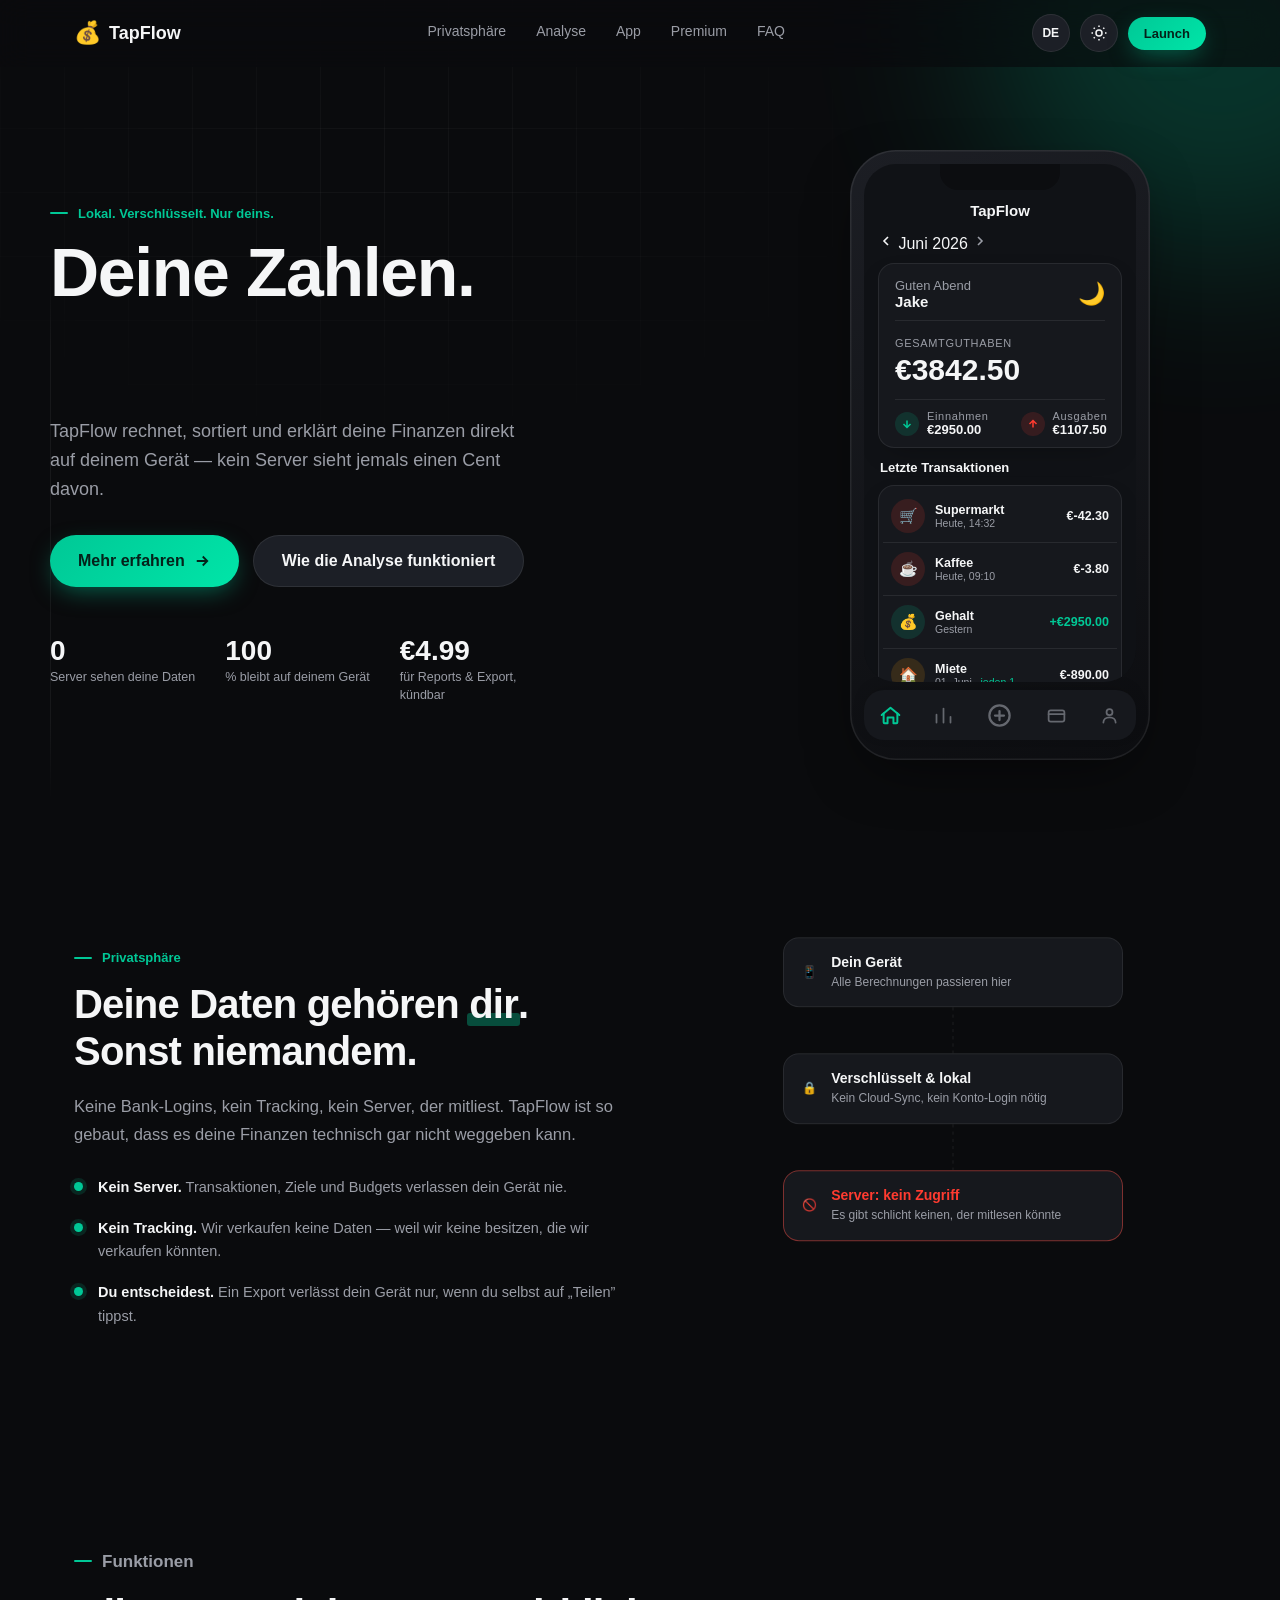
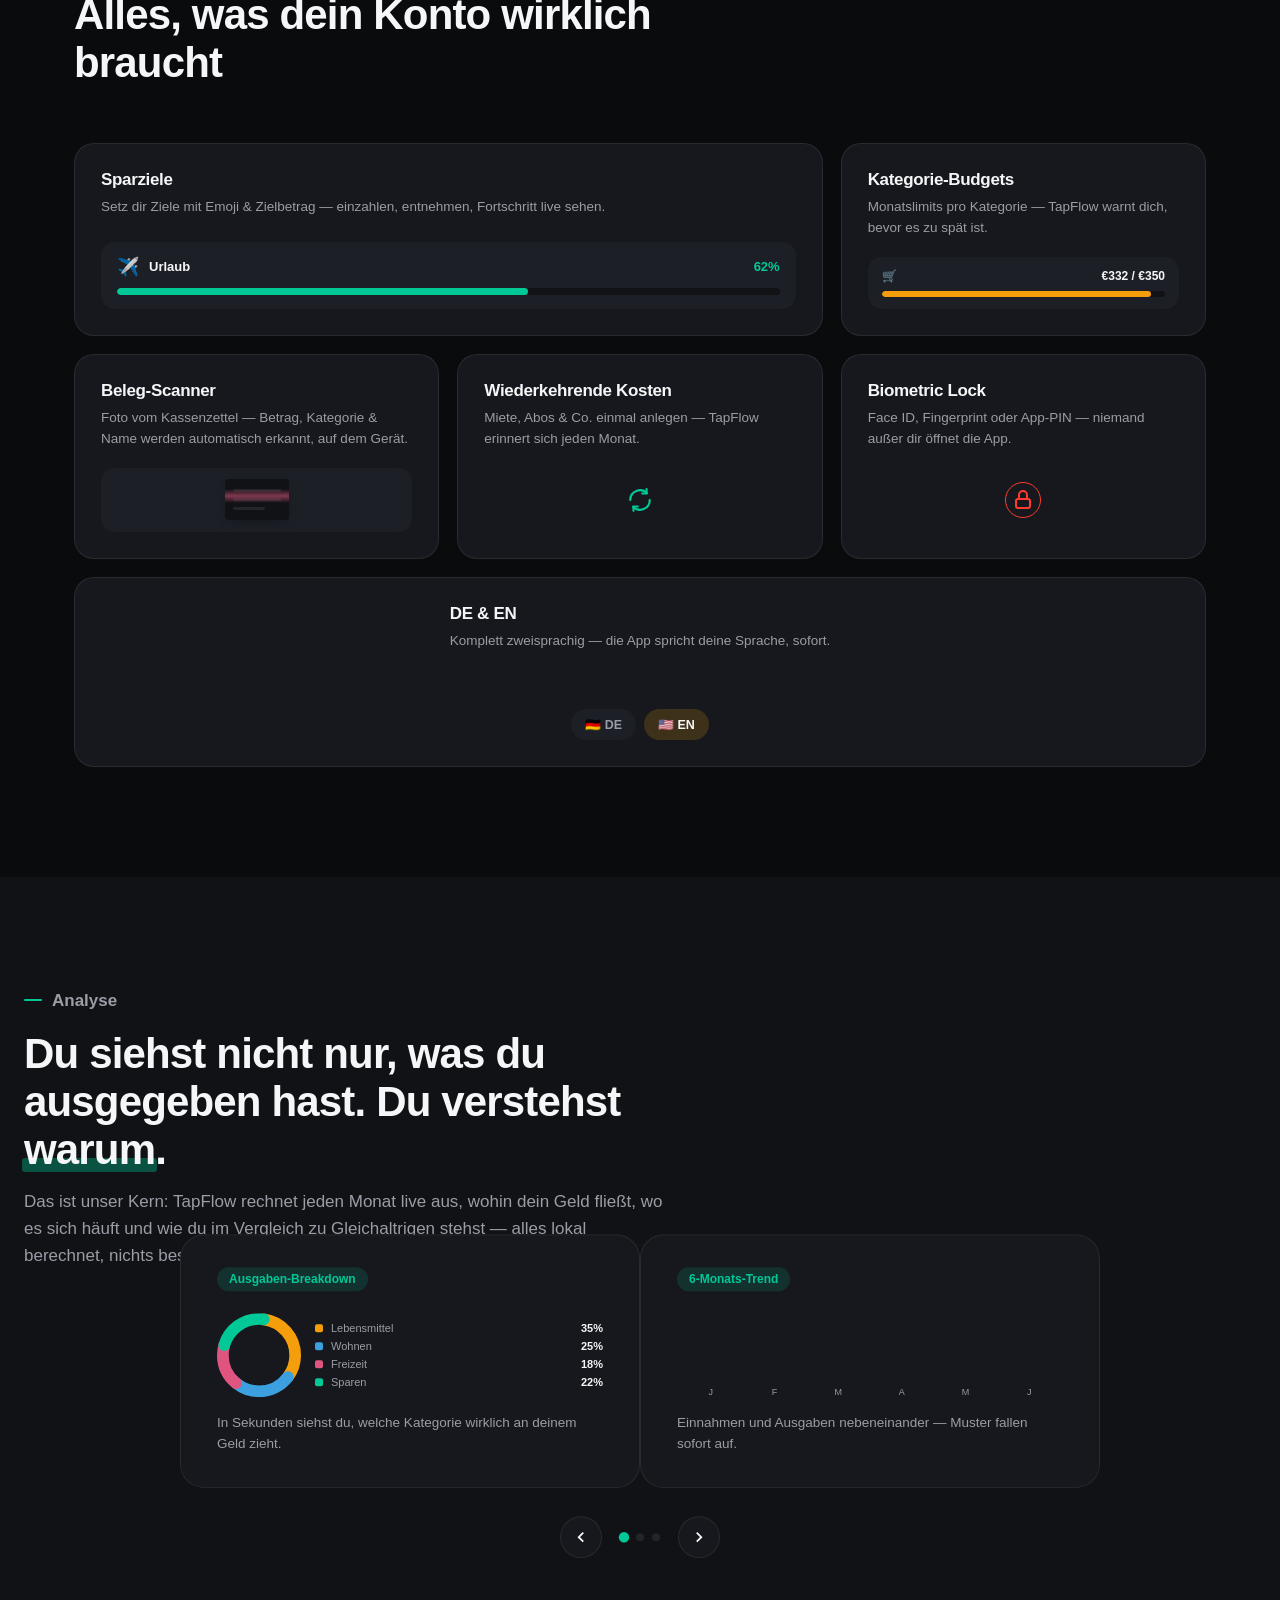
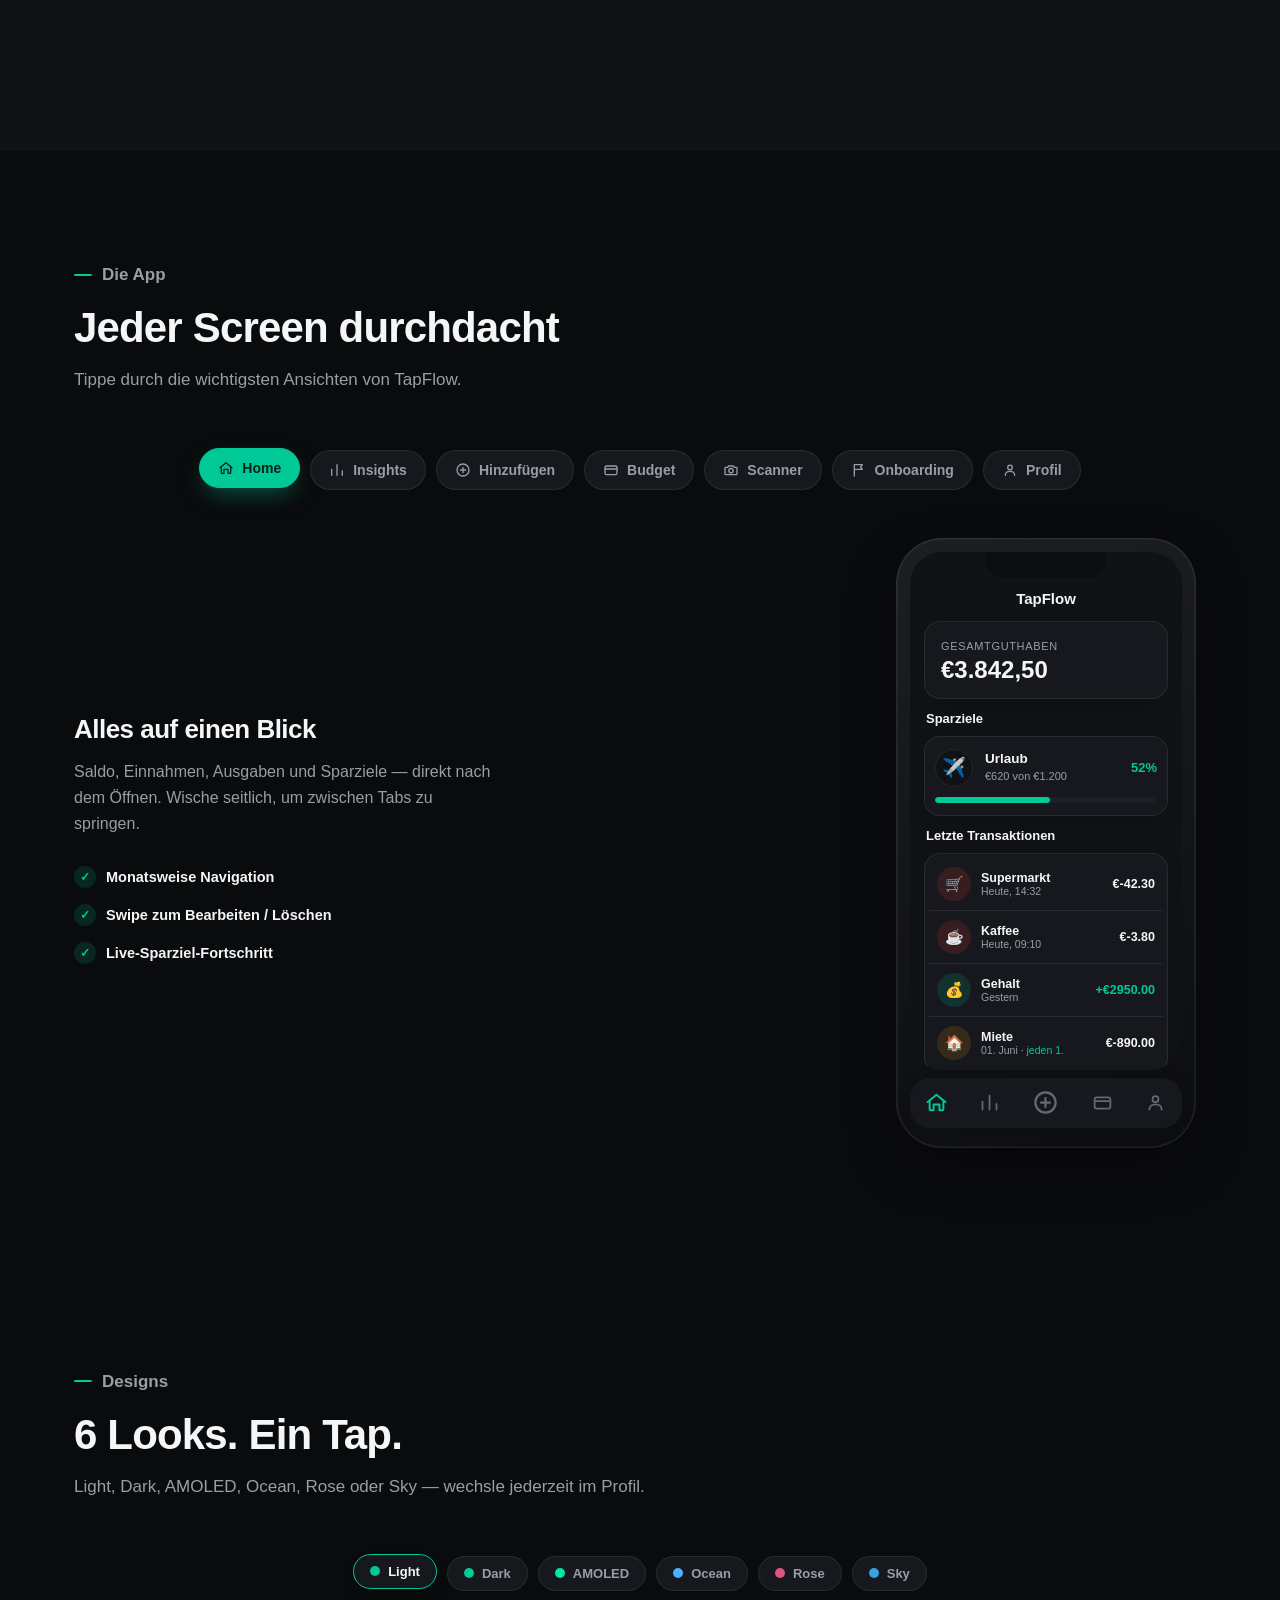
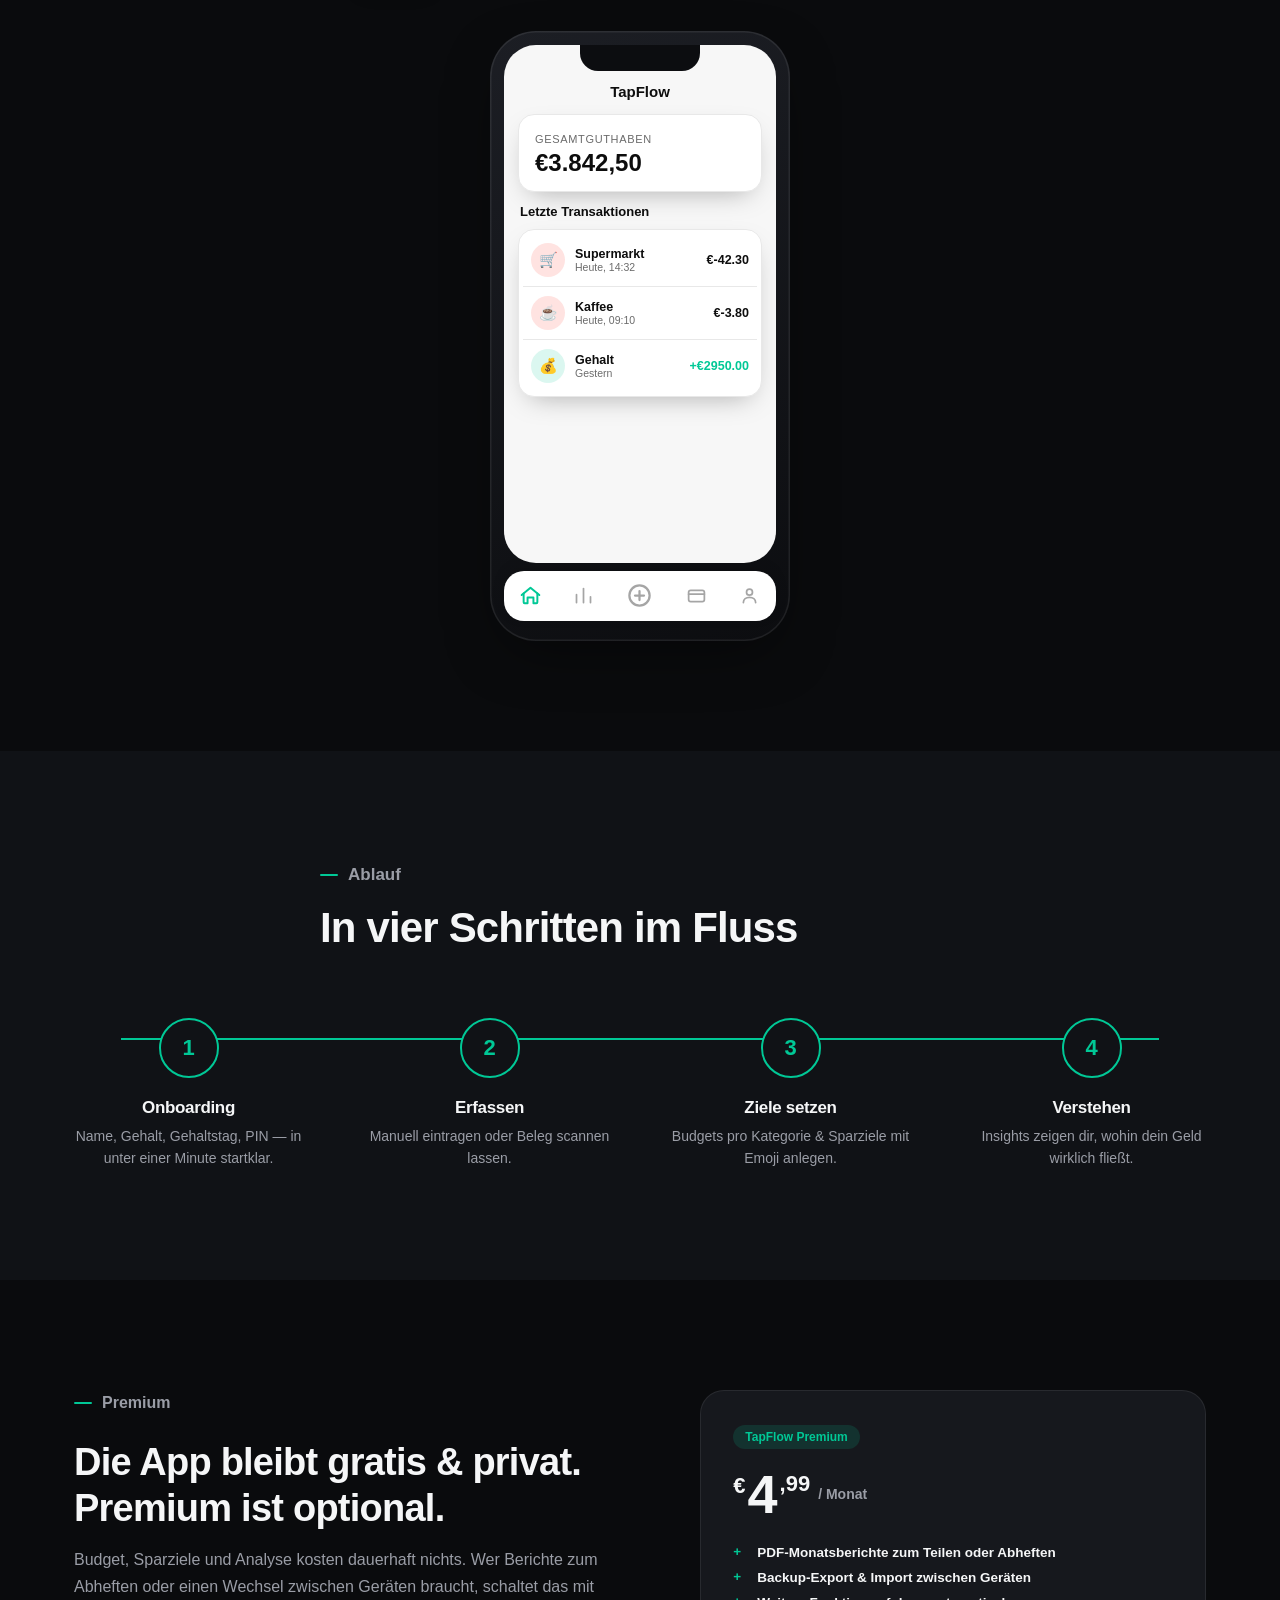
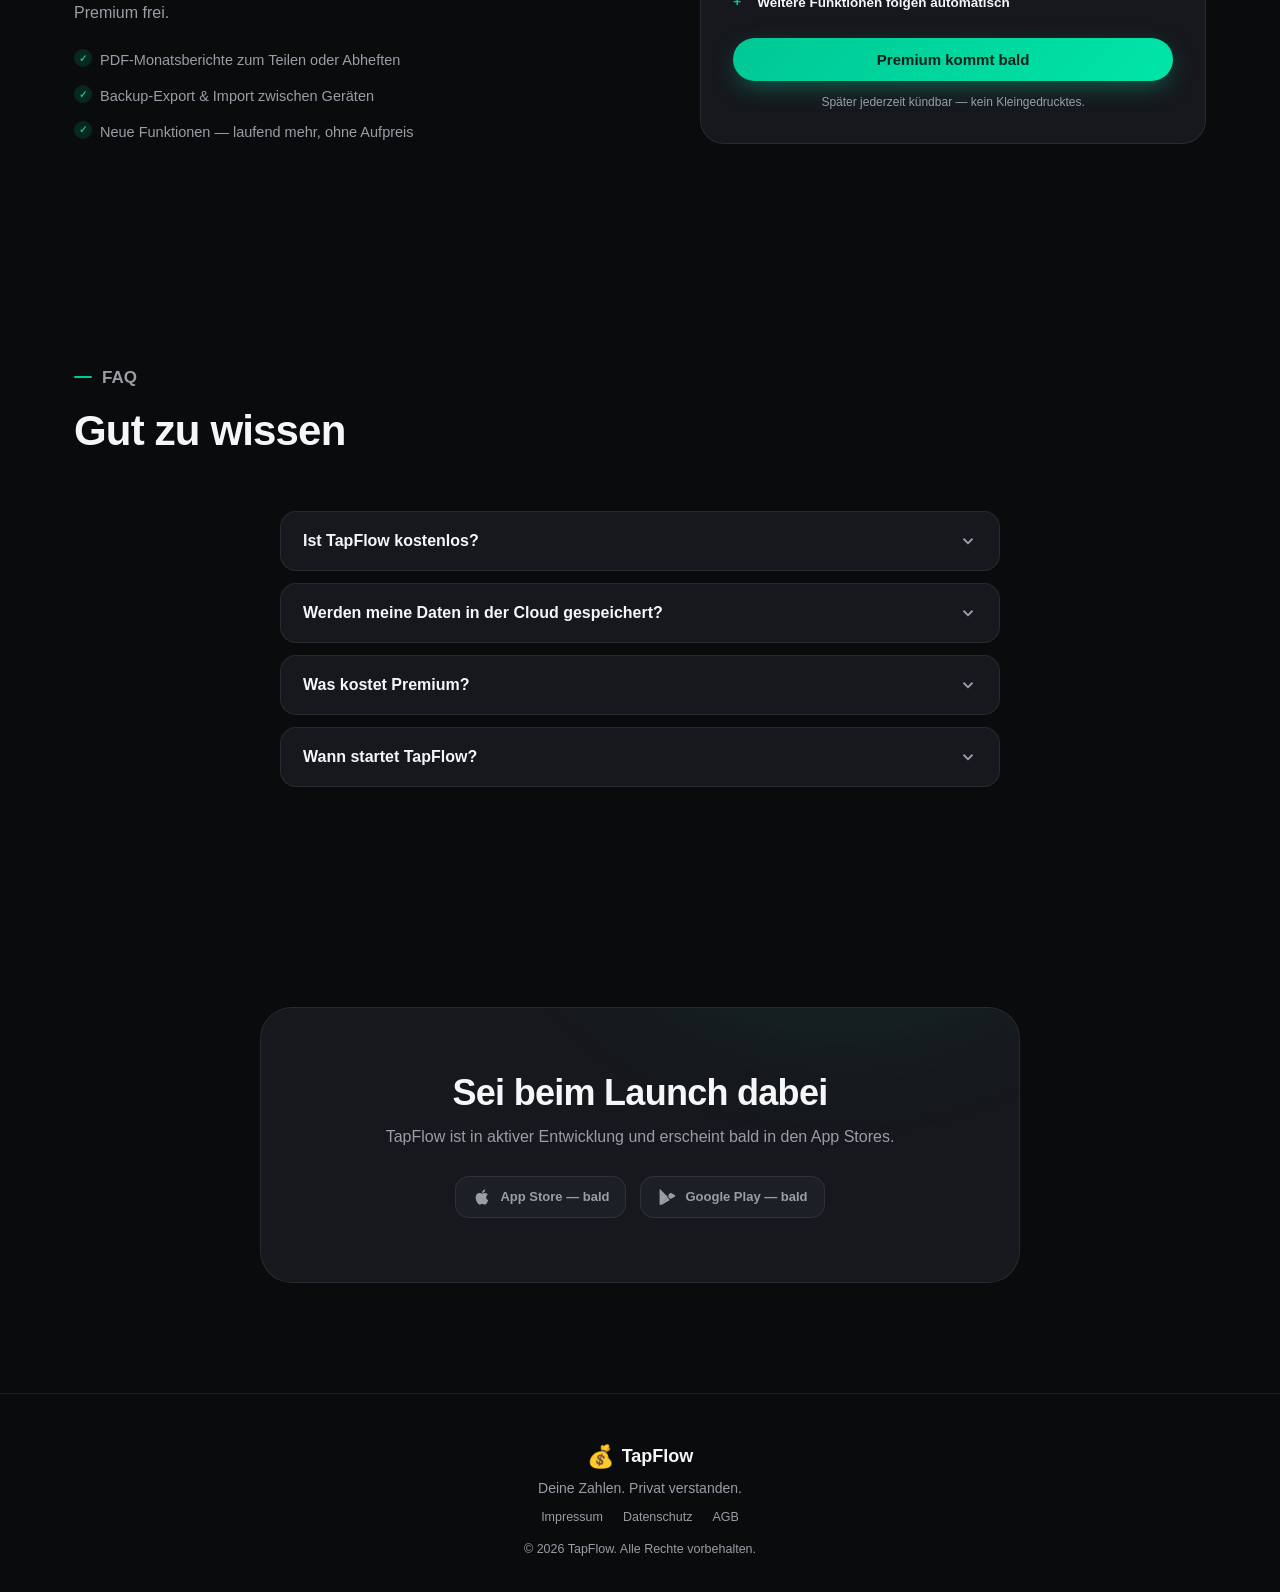
<file: index.html>
<!DOCTYPE html>
<html lang="de">
<head>
<meta charset="UTF-8">
<meta name="viewport" content="width=device-width, initial-scale=1.0">
<title>TapFlow — Deine Zahlen. Privat verstanden.</title>
<meta name="description" content="TapFlow zeigt dir, wohin dein Geld wirklich fließt — komplett lokal, ohne Server, ohne fremden Zugriff. Premium ab 4,99€/Monat, jederzeit kündbar.">
<link rel="icon" href="data:image/svg+xml,<svg xmlns=%22http://www.w3.org/2000/svg%22 viewBox=%220 0 100 100%22><text y=%22.9em%22 font-size=%2290%22>💰</text></svg>">
<link rel="stylesheet" href="css/styles.css">
</head>
<body data-theme="dark">

<!-- ───────────────────────── NAV ───────────────────────── -->
<header class="nav" id="nav">
  <div class="nav__inner">
    <a href="#top" class="brand">
      <span class="brand__icon">💰</span>
      <span class="brand__name">TapFlow</span>
    </a>

    <nav class="nav__links" id="navLinks">
      <a href="#privacy" data-i18n="nav.privacy">Privatsphäre</a>
      <a href="#insights" data-i18n="nav.insights">Analyse</a>
      <a href="#screens" data-i18n="nav.screens">App</a>
      <a href="#premium" data-i18n="nav.premium">Premium</a>
      <a href="#faq" data-i18n="nav.faq">FAQ</a>
    </nav>

    <div class="nav__actions">
      <button class="icon-btn" id="langToggle" aria-label="Sprache wechseln">
        <span id="langLabel">DE</span>
      </button>
      <button class="icon-btn" id="themeToggle" aria-label="Theme wechseln">
        <svg id="iconSun" viewBox="0 0 24 24" fill="none" stroke="currentColor" stroke-width="2"><circle cx="12" cy="12" r="4"/><path d="M12 2v2M12 20v2M4.93 4.93l1.41 1.41M17.66 17.66l1.41 1.41M2 12h2M20 12h2M4.93 19.07l1.41-1.41M17.66 6.34l1.41-1.41"/></svg>
        <svg id="iconMoon" viewBox="0 0 24 24" fill="none" stroke="currentColor" stroke-width="2" style="display:none"><path d="M21 12.79A9 9 0 1111.21 3 7 7 0 0021 12.79z"/></svg>
      </button>
      <a href="#waitlist" class="btn btn--primary btn--sm" data-i18n="nav.cta">Warteliste</a>
    </div>

    <button class="burger" id="burger" aria-label="Menü">
      <span></span><span></span><span></span>
    </button>
  </div>
</header>

<main id="top">

<!-- ───────────────────────── HERO ───────────────────────── -->
<section class="hero">
  <div class="hero__glow" data-parallax="0.10"></div>
  <div class="hero__grid-fade"></div>

  <div class="hero__inner">
    <div class="hero__copy reveal">
      <p class="kicker"><i class="kicker__bar"></i><span data-i18n="hero.kicker">Lokal. Verschlüsselt. Nur deins.</span></p>
      <h1 class="hero__title">
        <span data-i18n="hero.title1">Deine Zahlen.</span><br>
        <span class="word-slider">
          <span class="word-slider__word grad" id="wordSliderWord">Privat.</span>
          <span class="word-slider__bar" id="wordSliderBar"></span>
        </span>
      </h1>
      <p class="hero__sub" data-i18n="hero.sub">
        TapFlow rechnet, sortiert und erklärt deine Finanzen direkt auf deinem Gerät — kein Server sieht jemals einen Cent davon.
      </p>
      <div class="hero__ctas">
        <a href="#waitlist" class="btn btn--primary btn--lg">
          <span data-i18n="hero.cta1">Auf die Warteliste</span>
          <svg viewBox="0 0 24 24" width="18" height="18" fill="none" stroke="currentColor" stroke-width="2.4"><path d="M5 12h14M13 6l6 6-6 6"/></svg>
        </a>
        <a href="#insights" class="btn btn--ghost btn--lg" data-i18n="hero.cta2">Wie die Analyse funktioniert</a>
      </div>

      <div class="hero__stats">
        <div class="hero__stat">
          <strong data-count="0">0</strong>
          <span data-i18n="hero.stat1">Server sehen deine Daten</span>
        </div>
        <div class="hero__stat">
          <strong data-count="100">0</strong>
          <span data-i18n="hero.stat2">% bleibt auf deinem Gerät</span>
        </div>
        <div class="hero__stat">
          <strong data-money data-target="4.99">€0</strong>
          <span data-i18n="hero.stat3">für Reports & Export, kündbar</span>
        </div>
      </div>
    </div>

    <div class="hero__phone-wrap reveal" style="--delay:120ms">
      <div class="phone phone--float" id="heroPhone">
        <div class="phone__notch"></div>
        <div class="phone__screen">
          <div class="app-bar"><span data-i18n="app.title">TapFlow</span></div>

          <div class="month-row">
            <svg viewBox="0 0 24 24" width="16" height="16" fill="none" stroke="currentColor" stroke-width="2.4"><path d="M15 18l-6-6 6-6"/></svg>
            <span data-i18n="app.month">Juni 2026</span>
            <svg viewBox="0 0 24 24" width="16" height="16" fill="none" stroke="currentColor" stroke-width="2.4" class="dim"><path d="M9 18l6-6-6-6"/></svg>
          </div>

          <div class="card balance-card">
            <div class="balance-card__top">
              <div>
                <span class="dim small" data-i18n="app.greeting">Guten Abend</span>
                <strong data-i18n="app.username">Jake</strong>
              </div>
              <span class="emoji">🌙</span>
            </div>
            <div class="balance-card__divider"></div>
            <div class="balance-card__main">
              <span class="dim tiny" data-i18n="app.totalBalance">GESAMTGUTHABEN</span>
              <strong class="balance-amount" data-money data-target="3842.50">€0.00</strong>
            </div>
            <div class="balance-card__divider"></div>
            <div class="balance-card__row">
              <div class="stat-cell">
                <span class="dot dot--accent"><svg viewBox="0 0 24 24" width="12" height="12" fill="none" stroke="currentColor" stroke-width="3"><path d="M12 19V5M5 12l7 7 7-7"/></svg></span>
                <div><span class="dim tiny" data-i18n="app.income">Einnahmen</span><strong class="small-amount" data-money data-target="2950">€0</strong></div>
              </div>
              <div class="stat-cell">
                <span class="dot dot--neg"><svg viewBox="0 0 24 24" width="12" height="12" fill="none" stroke="currentColor" stroke-width="3"><path d="M12 5v14M5 12l7-7 7 7"/></svg></span>
                <div><span class="dim tiny" data-i18n="app.expenses">Ausgaben</span><strong class="small-amount" data-money data-target="1107.50">€0</strong></div>
              </div>
            </div>
          </div>

          <div class="section-label" data-i18n="app.recent">Letzte Transaktionen</div>
          <div class="card tx-list" id="heroTxList"></div>
        </div>
        <div class="phone__tabbar" id="heroTabbar"></div>
      </div>
    </div>
  </div>
</section>

<!-- ───────────────────────── PRIVACY PITCH ───────────────────────── -->
<section class="section privacy" id="privacy">
  <div class="privacy__grid">
    <div class="privacy__copy reveal">
      <p class="kicker"><i class="kicker__bar"></i><span data-i18n="privacy.kicker">Privatsphäre</span></p>
      <h2 data-i18n-html="privacy.title">Deine Daten gehören <span class="underline-draw">dir</span>. Sonst niemandem.</h2>
      <p class="privacy__lead" data-i18n="privacy.lead">Keine Bank-Logins, kein Tracking, kein Server, der mitliest. TapFlow ist so gebaut, dass es deine Finanzen technisch gar nicht weggeben kann.</p>
      <ul class="privacy__points">
        <li><strong data-i18n="privacy.p1.title">Kein Server.</strong> <span data-i18n="privacy.p1.text">Transaktionen, Ziele und Budgets verlassen dein Gerät nie.</span></li>
        <li><strong data-i18n="privacy.p2.title">Kein Tracking.</strong> <span data-i18n="privacy.p2.text">Wir verkaufen keine Daten — weil wir keine besitzen, die wir verkaufen könnten.</span></li>
        <li><strong data-i18n="privacy.p3.title">Du entscheidest.</strong> <span data-i18n="privacy.p3.text">Ein Export verlässt dein Gerät nur, wenn du selbst auf „Teilen” tippst.</span></li>
      </ul>
    </div>

    <div class="privacy__diagram reveal" id="privacyDiagram" data-parallax="0.05" style="--delay:100ms">
      <div class="diagram-node diagram-node--device">
        <span class="diagram-node__icon">📱</span>
        <div><strong data-i18n="privacy.node1.title">Dein Gerät</strong><span data-i18n="privacy.node1.text">Alle Berechnungen passieren hier</span></div>
      </div>
      <svg class="diagram-line" id="diagramLine" viewBox="0 0 4 70" preserveAspectRatio="none"><line x1="2" y1="0" x2="2" y2="70"/></svg>
      <div class="diagram-node diagram-node--lock">
        <span class="diagram-node__icon">🔒</span>
        <div><strong data-i18n="privacy.node2.title">Verschlüsselt & lokal</strong><span data-i18n="privacy.node2.text">Kein Cloud-Sync, kein Konto-Login nötig</span></div>
      </div>
      <svg class="diagram-line" viewBox="0 0 4 70" preserveAspectRatio="none"><line x1="2" y1="0" x2="2" y2="70"/></svg>
      <div class="diagram-node diagram-node--blocked">
        <span class="diagram-node__icon">🚫</span>
        <div><strong data-i18n="privacy.node3.title">Server: kein Zugriff</strong><span data-i18n="privacy.node3.text">Es gibt schlicht keinen, der mitlesen könnte</span></div>
      </div>
    </div>
  </div>
</section>

<!-- ───────────────────────── FEATURES ───────────────────────── -->
<section class="section" id="features">
  <div class="section__head section__head--left reveal">
    <p class="kicker"><i class="kicker__bar"></i><span data-i18n="features.kicker">Funktionen</span></p>
    <h2 data-i18n="features.title">Alles, was dein Konto wirklich braucht</h2>
  </div>

  <div class="bento">
    <article class="bento-card bento-card--lg reveal" style="--c:#00C896">
      <div class="bento-card__body">
        <h3 data-i18n="features.f1.title">Sparziele</h3>
        <p data-i18n="features.f1.text">Setz dir Ziele mit Emoji & Zielbetrag — einzahlen, entnehmen, Fortschritt live sehen.</p>
      </div>
      <div class="bento-visual bento-visual--goal">
        <div class="bento-goal__top"><span>✈️</span><strong>Urlaub</strong><span class="bento-goal__pct" data-target="62">0%</span></div>
        <div class="bento-goal__bar"><div class="bento-goal__fill" data-pct="62"></div></div>
      </div>
    </article>

    <article class="bento-card reveal" style="--c:#3B9FE0; --delay:60ms">
      <div class="bento-card__body">
        <h3 data-i18n="features.f2.title">Kategorie-Budgets</h3>
        <p data-i18n="features.f2.text">Monatslimits pro Kategorie — TapFlow warnt dich, bevor es zu spät ist.</p>
      </div>
      <div class="bento-visual bento-visual--budget">
        <div class="bento-budget__top"><span>🛒</span><span>€332 / €350</span></div>
        <div class="bento-budget__bar"><div class="bento-budget__fill" data-pct="95"></div></div>
      </div>
    </article>

    <article class="bento-card reveal" style="--c:#E05580; --delay:120ms">
      <div class="bento-card__body">
        <h3 data-i18n="features.f3.title">Beleg-Scanner</h3>
        <p data-i18n="features.f3.text">Foto vom Kassenzettel — Betrag, Kategorie & Name werden automatisch erkannt, auf dem Gerät.</p>
      </div>
      <div class="bento-visual bento-visual--scan">
        <div class="bento-scan__receipt">
          <span></span><span></span><span class="short"></span>
          <div class="bento-scan__line"></div>
        </div>
      </div>
    </article>

    <article class="bento-card reveal" style="--c:#00C896; --delay:180ms">
      <div class="bento-card__body">
        <h3 data-i18n="features.f4.title">Wiederkehrende Kosten</h3>
        <p data-i18n="features.f4.text">Miete, Abos & Co. einmal anlegen — TapFlow erinnert sich jeden Monat.</p>
      </div>
      <div class="bento-visual bento-visual--recur">
        <svg viewBox="0 0 24 24" width="26" height="26" fill="none" stroke="currentColor" stroke-width="2" stroke-linecap="round" stroke-linejoin="round" class="bento-recur__icon"><path d="M3 12a9 9 0 0 1 15.5-6.3M21 12a9 9 0 0 1-15.5 6.3"/><path d="M18 2v4h-4M6 22v-4h4"/></svg>
      </div>
    </article>

    <article class="bento-card reveal" style="--c:#FF3B30; --delay:240ms">
      <div class="bento-card__body">
        <h3 data-i18n="features.f5.title">Biometric Lock</h3>
        <p data-i18n="features.f5.text">Face ID, Fingerprint oder App-PIN — niemand außer dir öffnet die App.</p>
      </div>
      <div class="bento-visual bento-visual--lock">
        <span class="bento-lock__pulse"></span>
        <svg viewBox="0 0 24 24" width="24" height="24" fill="none" stroke="currentColor" stroke-width="2" stroke-linecap="round" stroke-linejoin="round"><rect x="5" y="11" width="14" height="9" rx="2"/><path d="M8 11V7a4 4 0 0 1 8 0v4"/></svg>
      </div>
    </article>

    <article class="bento-card bento-card--wide reveal" style="--c:#F59E0B; --delay:300ms">
      <div class="bento-card__body">
        <h3 data-i18n="features.f6.title">DE & EN</h3>
        <p data-i18n="features.f6.text">Komplett zweisprachig — die App spricht deine Sprache, sofort.</p>
      </div>
      <div class="bento-visual bento-visual--lang" id="bentoLangToggle">
        <span class="bento-lang__pill is-active">🇩🇪 DE</span>
        <span class="bento-lang__pill">🇺🇸 EN</span>
      </div>
    </article>
  </div>
</section>

<!-- ───────────────────────── INSIGHTS / ANALYSE ───────────────────────── -->
<section class="section section--dark insights-pitch" id="insights">
  <div class="section__head section__head--left reveal">
    <p class="kicker"><i class="kicker__bar"></i><span data-i18n="insights.kicker">Analyse</span></p>
    <h2 data-i18n-html="insights.title">Du siehst nicht nur, was du ausgegeben hast. Du verstehst <span class="underline-draw">warum</span>.</h2>
    <p data-i18n="insights.lead">Das ist unser Kern: TapFlow rechnet jeden Monat live aus, wohin dein Geld fließt, wo es sich häuft und wie du im Vergleich zu Gleichaltrigen stehst — alles lokal berechnet, nichts beschönigt.</p>
  </div>

  <div class="carousel reveal" id="insightsCarousel" data-parallax="0.03">
    <div class="carousel__viewport">
      <div class="carousel__track" id="carouselTrack">

        <div class="carousel__card">
          <span class="carousel__card-tag" data-i18n="insights.c1.tag">Ausgaben-Breakdown</span>
          <div class="donut-wrap" style="padding:6px 0 0">
            <svg class="donut" width="84" height="84" viewBox="0 0 36 36">
              <circle cx="18" cy="18" r="15.5" fill="none" stroke="var(--card-2)" stroke-width="5"></circle>
              <circle cx="18" cy="18" r="15.5" fill="none" stroke="#F59E0B" stroke-width="5" stroke-dasharray="35 65" stroke-dashoffset="25" stroke-linecap="round"></circle>
              <circle cx="18" cy="18" r="15.5" fill="none" stroke="#3B9FE0" stroke-width="5" stroke-dasharray="25 75" stroke-dashoffset="-10" stroke-linecap="round"></circle>
              <circle cx="18" cy="18" r="15.5" fill="none" stroke="#E05580" stroke-width="5" stroke-dasharray="18 82" stroke-dashoffset="-35" stroke-linecap="round"></circle>
              <circle cx="18" cy="18" r="15.5" fill="none" stroke="#00C896" stroke-width="5" stroke-dasharray="22 78" stroke-dashoffset="-53" stroke-linecap="round"></circle>
            </svg>
            <div class="legend">
              <div class="legend__row"><span class="legend__dot" style="background:#F59E0B"></span><span data-i18n="cat.groceries">Lebensmittel</span><span>35%</span></div>
              <div class="legend__row"><span class="legend__dot" style="background:#3B9FE0"></span><span data-i18n="cat.housing">Wohnen</span><span>25%</span></div>
              <div class="legend__row"><span class="legend__dot" style="background:#E05580"></span><span data-i18n="cat.leisure">Freizeit</span><span>18%</span></div>
              <div class="legend__row"><span class="legend__dot" style="background:#00C896"></span><span data-i18n="cat.savings">Sparen</span><span>22%</span></div>
            </div>
          </div>
          <p class="carousel__card-note" data-i18n="insights.c1.note">In Sekunden siehst du, welche Kategorie wirklich an deinem Geld zieht.</p>
        </div>

        <div class="carousel__card">
          <span class="carousel__card-tag" data-i18n="insights.c2.tag">6-Monats-Trend</span>
          <div class="bars" id="carouselBars" style="height:90px;padding-top:14px;"></div>
          <p class="carousel__card-note" data-i18n="insights.c2.note">Einnahmen und Ausgaben nebeneinander — Muster fallen sofort auf.</p>
        </div>

        <div class="carousel__card">
          <span class="carousel__card-tag" data-i18n="insights.c3.tag">Sparquote im Vergleich</span>
          <div class="rate-compare">
            <div class="rate-compare__cell"><strong style="color:var(--accent)">18,4%</strong><span data-i18n="insights.c3.you">Deine Quote</span></div>
            <div class="rate-compare__div"></div>
            <div class="rate-compare__cell"><strong>12,1%</strong><span data-i18n="insights.c3.peers">Ø Alter 29</span></div>
          </div>
          <p class="carousel__card-note" data-i18n="insights.c3.note">Ein ehrlicher Vergleich statt Bauchgefühl — komplett anonym berechnet, nur für dich sichtbar.</p>
        </div>

        <div class="carousel__card">
          <span class="carousel__card-tag" data-i18n="insights.c4.tag">Budget-Warnung</span>
          <div class="budget-row" style="padding:14px 4px">
            <div class="budget-row__top"><span>🛒 <span data-i18n="cat.groceries">Lebensmittel</span></span><span>€332 / €350</span></div>
            <div class="budget-row__bar"><div class="budget-row__fill" style="width:95%;background:var(--orange-c, #F59E0B)"></div></div>
          </div>
          <p class="carousel__card-note" data-i18n="insights.c4.note">TapFlow meldet sich, bevor das Limit reißt — nicht erst danach.</p>
        </div>

      </div>
    </div>
    <div class="carousel__controls">
      <button class="carousel__arrow" id="carouselPrev" aria-label="Zurück">
        <svg viewBox="0 0 24 24" width="18" height="18" fill="none" stroke="currentColor" stroke-width="2.4"><path d="M15 6l-6 6 6 6"/></svg>
      </button>
      <div class="carousel__dots" id="carouselDots"></div>
      <button class="carousel__arrow" id="carouselNext" aria-label="Weiter">
        <svg viewBox="0 0 24 24" width="18" height="18" fill="none" stroke="currentColor" stroke-width="2.4"><path d="M9 6l6 6-6 6"/></svg>
      </button>
    </div>
  </div>
</section>

<!-- ───────────────────────── SCREENS SHOWCASE ───────────────────────── -->
<section class="section" id="screens">
  <div class="section__head reveal">
    <p class="kicker"><i class="kicker__bar"></i><span data-i18n="screens.kicker">Die App</span></p>
    <h2 data-i18n="screens.title">Jeder Screen durchdacht</h2>
    <p data-i18n="screens.sub">Tippe durch die wichtigsten Ansichten von TapFlow.</p>
  </div>

  <div class="showcase">
    <div class="showcase__tabs reveal" id="showcaseTabs">
      <button class="showcase__tab is-active" data-screen="home">
        <span class="showcase__tab-icon"></span>
        <span data-i18n="screens.tab.home">Home</span>
      </button>
      <button class="showcase__tab" data-screen="insights">
        <span class="showcase__tab-icon"></span>
        <span data-i18n="screens.tab.insights">Insights</span>
      </button>
      <button class="showcase__tab" data-screen="add">
        <span class="showcase__tab-icon"></span>
        <span data-i18n="screens.tab.add">Hinzufügen</span>
      </button>
      <button class="showcase__tab" data-screen="budget">
        <span class="showcase__tab-icon"></span>
        <span data-i18n="screens.tab.budget">Budget</span>
      </button>
      <button class="showcase__tab" data-screen="scanner">
        <span class="showcase__tab-icon"></span>
        <span data-i18n="screens.tab.scanner">Scanner</span>
      </button>
      <button class="showcase__tab" data-screen="onboarding">
        <span class="showcase__tab-icon"></span>
        <span data-i18n="screens.tab.onboarding">Onboarding</span>
      </button>
      <button class="showcase__tab" data-screen="profile">
        <span class="showcase__tab-icon"></span>
        <span data-i18n="screens.tab.profile">Profil</span>
      </button>
    </div>

    <div class="showcase__stage reveal" style="--delay:80ms">
      <div class="showcase__desc" id="showcaseDesc">
        <h3 data-i18n="screens.home.title">Alles auf einen Blick</h3>
        <p data-i18n="screens.home.text">Saldo, Einnahmen, Ausgaben und Sparziele — direkt nach dem Öffnen. Wische seitlich, um zwischen Tabs zu springen.</p>
        <ul class="checklist">
          <li data-i18n="screens.home.b1">Monatsweise Navigation</li>
          <li data-i18n="screens.home.b2">Swipe zum Bearbeiten / Löschen</li>
          <li data-i18n="screens.home.b3">Live-Sparziel-Fortschritt</li>
        </ul>
      </div>

      <div class="phone phone--showcase" id="showcasePhone">
        <div class="phone__notch"></div>
        <div class="phone__screen" id="showcaseScreen"></div>
        <div class="phone__tabbar" id="showcaseTabbar"></div>
      </div>
    </div>
  </div>
</section>

<!-- ───────────────────────── THEMES ───────────────────────── -->
<section class="section" id="themes">
  <div class="section__head reveal">
    <p class="kicker"><i class="kicker__bar"></i><span data-i18n="themes.kicker">Designs</span></p>
    <h2 data-i18n="themes.title">6 Looks. Ein Tap.</h2>
    <p data-i18n="themes.sub">Light, Dark, AMOLED, Ocean, Rose oder Sky — wechsle jederzeit im Profil.</p>
  </div>

  <div class="theme-demo">
    <div class="theme-demo__swatches reveal" id="themeSwatches">
      <button class="swatch is-active" data-theme-demo="light"><span class="swatch__dot" style="background:#00C896"></span>Light</button>
      <button class="swatch" data-theme-demo="dark"><span class="swatch__dot" style="background:#00C896"></span>Dark</button>
      <button class="swatch" data-theme-demo="amoled"><span class="swatch__dot" style="background:#00E5A8"></span>AMOLED</button>
      <button class="swatch" data-theme-demo="ocean"><span class="swatch__dot" style="background:#4DAFFF"></span>Ocean</button>
      <button class="swatch" data-theme-demo="rose"><span class="swatch__dot" style="background:#E05580"></span>Rose</button>
      <button class="swatch" data-theme-demo="sky"><span class="swatch__dot" style="background:#3B9FE0"></span>Sky</button>
    </div>

    <div class="phone phone--theme reveal" style="--delay:80ms" id="themePhone">
      <div class="phone__notch"></div>
      <div class="phone__screen">
        <div class="app-bar"><span data-i18n="app.title">TapFlow</span></div>
        <div class="card balance-card balance-card--mini">
          <span class="dim tiny" data-i18n="app.totalBalance">GESAMTGUTHABEN</span>
          <strong class="balance-amount">€3.842,50</strong>
        </div>
        <div class="section-label" data-i18n="app.recent">Letzte Transaktionen</div>
        <div class="card tx-list" id="themeTxList"></div>
      </div>
      <div class="phone__tabbar" id="themeTabbar"></div>
    </div>
  </div>
</section>

<!-- ───────────────────────── HOW IT WORKS ───────────────────────── -->
<section class="section section--dark" id="how">
  <div class="section__head reveal">
    <p class="kicker"><i class="kicker__bar"></i><span data-i18n="how.kicker">Ablauf</span></p>
    <h2 data-i18n="how.title">In vier Schritten im Fluss</h2>
  </div>

  <div class="steps">
    <div class="steps__line"><div class="steps__line-fill" id="stepsLine"></div></div>
    <div class="step reveal">
      <div class="step__num">1</div>
      <h3 data-i18n="how.s1.title">Onboarding</h3>
      <p data-i18n="how.s1.text">Name, Gehalt, Gehaltstag, PIN — in unter einer Minute startklar.</p>
    </div>
    <div class="step reveal" style="--delay:100ms">
      <div class="step__num">2</div>
      <h3 data-i18n="how.s2.title">Erfassen</h3>
      <p data-i18n="how.s2.text">Manuell eintragen oder Beleg scannen lassen.</p>
    </div>
    <div class="step reveal" style="--delay:200ms">
      <div class="step__num">3</div>
      <h3 data-i18n="how.s3.title">Ziele setzen</h3>
      <p data-i18n="how.s3.text">Budgets pro Kategorie & Sparziele mit Emoji anlegen.</p>
    </div>
    <div class="step reveal" style="--delay:300ms">
      <div class="step__num">4</div>
      <h3 data-i18n="how.s4.title">Verstehen</h3>
      <p data-i18n="how.s4.text">Insights zeigen dir, wohin dein Geld wirklich fließt.</p>
    </div>
  </div>
</section>

<!-- ───────────────────────── PREMIUM ───────────────────────── -->
<section class="section premium" id="premium">
  <div class="premium__grid">
    <div class="premium__copy reveal">
      <p class="kicker"><i class="kicker__bar"></i><span data-i18n="premium.kicker">Premium</span></p>
      <h2 data-i18n="premium.title">Die App bleibt gratis & privat. Premium ist optional.</h2>
      <p data-i18n="premium.lead">Budget, Sparziele und Analyse kosten dauerhaft nichts. Wer Berichte zum Abheften oder einen Wechsel zwischen Geräten braucht, schaltet das mit Premium frei.</p>
      <ul class="premium__list">
        <li data-i18n="premium.l1">PDF-Monatsberichte zum Teilen oder Abheften</li>
        <li data-i18n="premium.l2">Backup-Export & Import zwischen Geräten</li>
        <li data-i18n="premium.l3">Neue Funktionen — laufend mehr, ohne Aufpreis</li>
      </ul>
    </div>

    <div class="premium__card reveal" style="--delay:100ms">
      <span class="premium__tag" data-i18n="premium.cardTag">TapFlow Premium</span>
      <div class="premium__price">
        <span class="premium__price-sign">€</span><strong>4</strong><sup>,99</sup>
        <small data-i18n="premium.perMonth">/ Monat</small>
      </div>
      <ul class="premium__check">
        <li data-i18n="premium.l1">PDF-Monatsberichte zum Teilen oder Abheften</li>
        <li data-i18n="premium.l2">Backup-Export & Import zwischen Geräten</li>
        <li data-i18n="premium.l3future">Weitere Funktionen folgen automatisch</li>
      </ul>
      <a href="#waitlist" class="btn btn--primary premium__cta" data-i18n="premium.cta">Premium vormerken</a>
      <span class="premium__cancel" data-i18n="premium.cancel">Jederzeit kündbar — kein Kleingedrucktes.</span>
    </div>
  </div>
</section>

<!-- ───────────────────────── FAQ ───────────────────────── -->
<section class="section" id="faq">
  <div class="section__head reveal">
    <p class="kicker"><i class="kicker__bar"></i><span data-i18n="faq.kicker">FAQ</span></p>
    <h2 data-i18n="faq.title">Gut zu wissen</h2>
  </div>

  <div class="faq-list reveal">
    <div class="faq-item">
      <button class="faq-item__q">
        <span data-i18n="faq.q1">Ist TapFlow kostenlos?</span>
        <svg viewBox="0 0 24 24" width="18" height="18" fill="none" stroke="currentColor" stroke-width="2.4"><path d="M6 9l6 6 6-6"/></svg>
      </button>
      <div class="faq-item__a"><p data-i18n="faq.a1">Ja. Budget, Sparziele, Beleg-Scanner und Analyse sind dauerhaft kostenlos. Premium (4,99€/Monat) schaltet nur PDF-Reports und Import/Export frei — und ist jederzeit kündbar.</p></div>
    </div>
    <div class="faq-item">
      <button class="faq-item__q">
        <span data-i18n="faq.q2">Werden meine Daten in der Cloud gespeichert?</span>
        <svg viewBox="0 0 24 24" width="18" height="18" fill="none" stroke="currentColor" stroke-width="2.4"><path d="M6 9l6 6 6-6"/></svg>
      </button>
      <div class="faq-item__a"><p data-i18n="faq.a2">Nein. TapFlow speichert ausschließlich lokal auf deinem Gerät. Es gibt keinen Server, der deine Transaktionen je sieht. Einen Export teilst du nur, wenn du es selbst auslöst.</p></div>
    </div>
    <div class="faq-item">
      <button class="faq-item__q">
        <span data-i18n="faq.q3">Wie kündige ich Premium?</span>
        <svg viewBox="0 0 24 24" width="18" height="18" fill="none" stroke="currentColor" stroke-width="2.4"><path d="M6 9l6 6 6-6"/></svg>
      </button>
      <div class="faq-item__a"><p data-i18n="faq.a3">Mit einem Tap im Profil, jederzeit zum Monatsende. Keine Mindestlaufzeit, keine Rückfragen.</p></div>
    </div>
    <div class="faq-item">
      <button class="faq-item__q">
        <span data-i18n="faq.q4">Wann startet TapFlow?</span>
        <svg viewBox="0 0 24 24" width="18" height="18" fill="none" stroke="currentColor" stroke-width="2.4"><path d="M6 9l6 6 6-6"/></svg>
      </button>
      <div class="faq-item__a"><p data-i18n="faq.a4">TapFlow ist aktuell in aktiver Entwicklung. Trag dich in die Warteliste ein, um als Erstes Bescheid zu bekommen.</p></div>
    </div>
  </div>
</section>

<!-- ───────────────────────── WAITLIST / CTA ───────────────────────── -->
<section class="section cta" id="waitlist">
  <div class="cta__card reveal">
    <div class="cta__glow" data-parallax="0.04"></div>
    <h2 data-i18n="cta.title">Sei beim Launch dabei</h2>
    <p data-i18n="cta.sub">TapFlow ist in aktiver Entwicklung und erscheint bald in den App Stores.</p>
    <div class="store-badges">
      <span class="store-badge">
        <svg viewBox="0 0 24 24" width="20" height="20" fill="currentColor"><path d="M17.05 20.28c-.98.95-2.05.8-3.08.35-1.09-.46-2.09-.48-3.24 0-1.44.62-2.2.44-3.06-.35C2.79 15.25 3.51 7.59 9.05 7.31c1.35.07 2.29.74 3.08.8 1.18-.24 2.31-.93 3.57-.84 1.51.12 2.59.7 3.32 1.74-3.05 1.83-2.31 5.85.52 7.01-.6 1.49-1.45 2.96-2.49 4.26zM12.03 7.25c-.15-2.23 1.66-4.07 3.74-4.25.29 2.58-2.34 4.51-3.74 4.25z"/></svg>
        <span data-i18n="cta.storeSoon1">App Store — bald</span>
      </span>
      <span class="store-badge">
        <svg viewBox="0 0 24 24" width="20" height="20" fill="currentColor"><path d="M3.6 2.4c-.3.3-.5.7-.5 1.2v17c0 .5.2.9.5 1.2l9.4-9.7L3.6 2.4zM13.7 11.9l2.6 2.6 5-2.9c.7-.4.7-1.5 0-1.9l-5-2.9-2.6 2.6 0 2.5zM4.5 21.4l8.2-8.5-8.2-8.5c-.2.2-.4.5-.4.9v15.2c0 .4.2.7.4.9zM13.7 12.1l-9 9.3c.2.1.3.1.5.1.2 0 .5-.1.7-.2l9.6-5.6-1.8-1.8z"/></svg>
        <span data-i18n="cta.storeSoon2">Google Play — bald</span>
      </span>
    </div>
  </div>
</section>

</main>

<!-- ───────────────────────── FOOTER ───────────────────────── -->
<footer class="footer">
  <div class="footer__inner">
    <div class="brand">
      <span class="brand__icon">💰</span>
      <span class="brand__name">TapFlow</span>
    </div>
    <p class="footer__tag" data-i18n="footer.tag">Deine Zahlen. Privat verstanden.</p>
    <div class="footer__links">
      <a href="impressum.html">Impressum</a>
      <a href="datenschutz.html">Datenschutz</a>
      <a href="agb.html">AGB</a>
    </div>
    <p class="footer__copy">© 2026 TapFlow. <span data-i18n="footer.rights">Alle Rechte vorbehalten.</span></p>
  </div>
</footer>

<script src="js/main.js"></script>
</body>
</html>
</file>
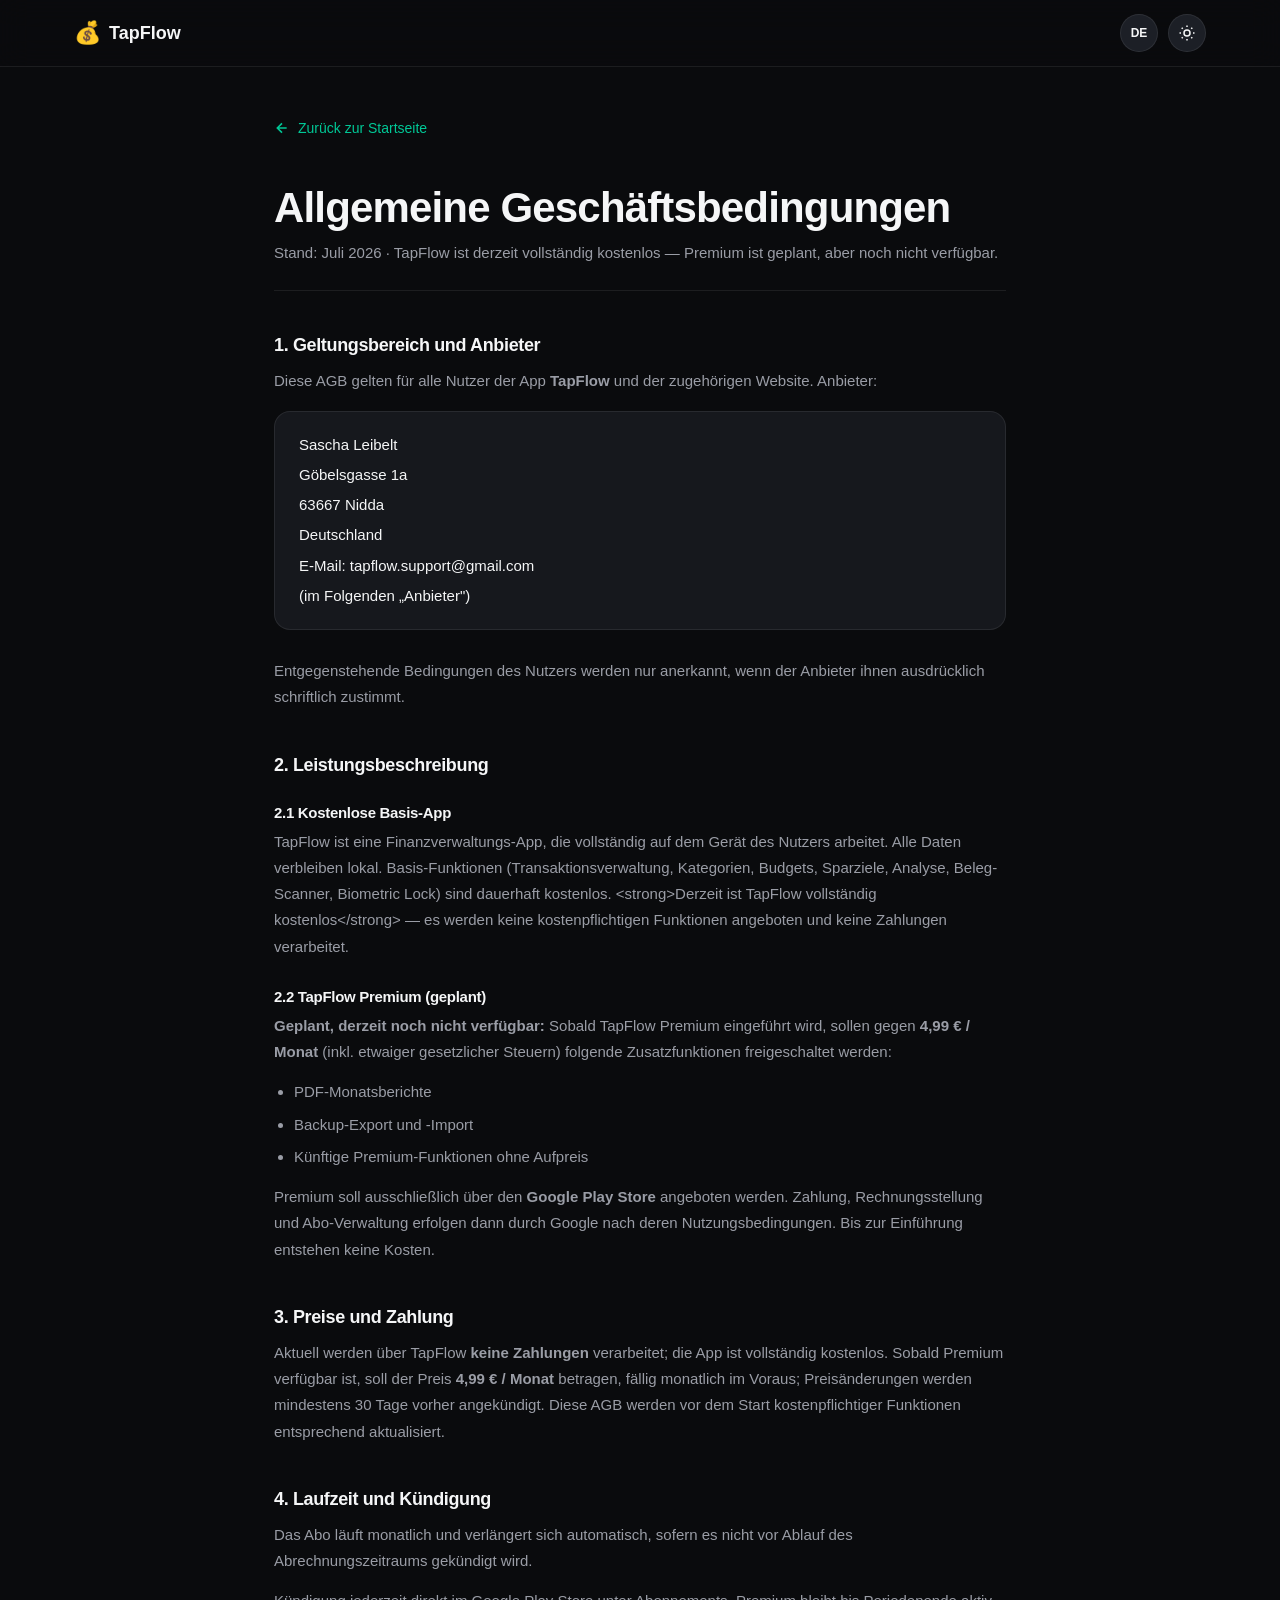
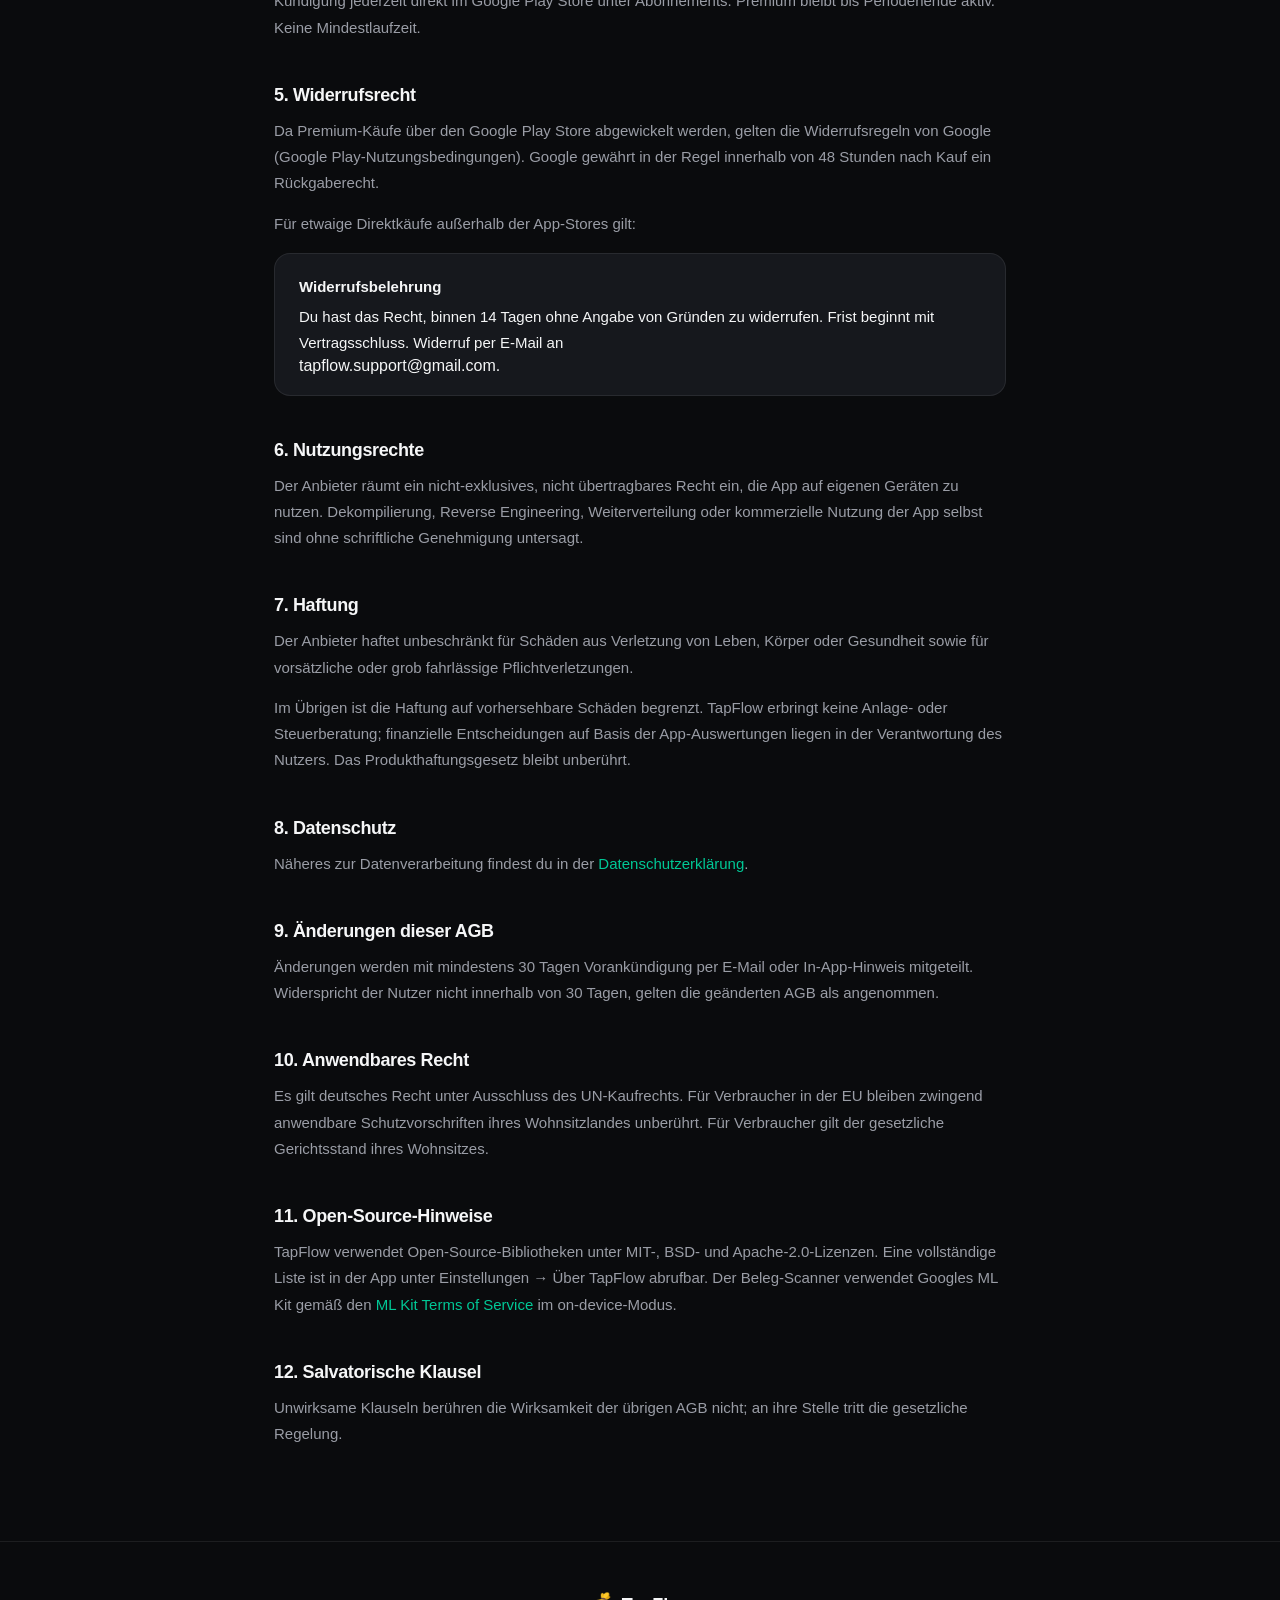
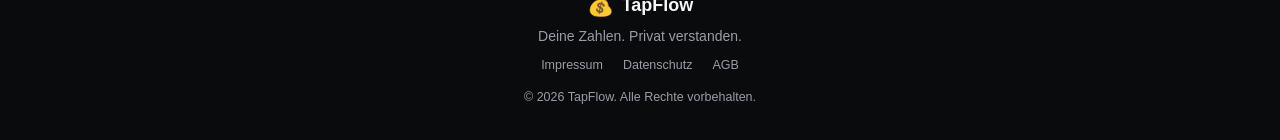
<file: agb.html>
<!DOCTYPE html>
<html lang="de">
<head>
<meta charset="UTF-8">
<meta name="viewport" content="width=device-width, initial-scale=1.0">
<title>AGB — TapFlow</title>
<meta name="robots" content="noindex">
<link rel="icon" href="data:image/svg+xml,<svg xmlns=%22http://www.w3.org/2000/svg%22 viewBox=%220 0 100 100%22><text y=%22.9em%22 font-size=%2290%22>💰</text></svg>">
<link rel="stylesheet" href="css/styles.css">
<script>try{document.body&&(document.body.setAttribute('data-theme',localStorage.getItem('tf_site_theme')||'dark'))}catch(e){}</script>
</head>
<body data-theme="dark">

<header class="nav is-scrolled">
  <div class="nav__inner">
    <a href="index.html" class="brand">
      <span class="brand__icon">💰</span>
      <span class="brand__name">TapFlow</span>
    </a>
    <div class="nav__actions">
      <button class="icon-btn" id="langToggle" aria-label="Sprache wechseln">
        <span id="langLabel">DE</span>
      </button>
      <button class="icon-btn" id="themeToggle" aria-label="Theme wechseln">
        <svg id="iconSun" viewBox="0 0 24 24" fill="none" stroke="currentColor" stroke-width="2"><circle cx="12" cy="12" r="4"/><path d="M12 2v2M12 20v2M4.93 4.93l1.41 1.41M17.66 17.66l1.41 1.41M2 12h2M20 12h2M4.93 19.07l1.41-1.41M17.66 6.34l1.41-1.41"/></svg>
        <svg id="iconMoon" viewBox="0 0 24 24" fill="none" stroke="currentColor" stroke-width="2" style="display:none"><path d="M21 12.79A9 9 0 1111.21 3 7 7 0 0021 12.79z"/></svg>
      </button>
    </div>
  </div>
</header>

<main>
  <div class="legal-page">
    <a href="index.html" class="legal-page__back">
      <svg viewBox="0 0 24 24" width="16" height="16" fill="none" stroke="currentColor" stroke-width="2.4"><path d="M19 12H5M12 5l-7 7 7 7"/></svg>
      <span data-li18n="common.back">Zurück zur Startseite</span>
    </a>

    <h1 data-li18n="agb.title">Allgemeine Geschäftsbedingungen</h1>
    <p class="legal-page__meta" data-li18n="agb.meta">Stand: Juni 2026</p>

    <h2 data-li18n="agb.h1">1. Geltungsbereich und Anbieter</h2>
    <p data-li18n-html="agb.scope.p1"></p>
    <div class="legal-info-box" data-cfg-block="provider"></div>
    <p data-li18n="agb.scope.p2"></p>

    <h2 data-li18n="agb.h2">2. Leistungsbeschreibung</h2>

    <h3 data-li18n="agb.h2a">2.1 Kostenlose Basis-App</h3>
    <p data-li18n="agb.free.p1"></p>

    <h3 data-li18n="agb.h2b">2.2 TapFlow Premium</h3>
    <p data-li18n-html="agb.prem.p1"></p>
    <ul>
      <li data-li18n="agb.prem.l1"></li>
      <li data-li18n="agb.prem.l2"></li>
      <li data-li18n="agb.prem.l3"></li>
    </ul>
    <p data-li18n-html="agb.prem.p2"></p>

    <h2 data-li18n="agb.h3">3. Preise und Zahlung</h2>
    <p data-li18n-html="agb.price.p1"></p>

    <h2 data-li18n="agb.h4">4. Laufzeit und Kündigung</h2>
    <p data-li18n="agb.cancel.p1"></p>
    <p data-li18n="agb.cancel.p2"></p>

    <h2 data-li18n="agb.h5">5. Widerrufsrecht</h2>
    <p data-li18n="agb.revoke.p1"></p>
    <p data-li18n="agb.revoke.p2"></p>
    <div class="legal-info-box" data-cfg-block="widerruf"></div>

    <h2 data-li18n="agb.h6">6. Nutzungsrechte</h2>
    <p data-li18n="agb.rights.p1"></p>

    <h2 data-li18n="agb.h7">7. Haftung</h2>
    <p data-li18n="agb.liab.p1"></p>
    <p data-li18n="agb.liab.p2"></p>

    <h2 data-li18n="agb.h8">8. Datenschutz</h2>
    <p data-li18n-html="agb.priv.p1"></p>

    <h2 data-li18n="agb.h9">9. Änderungen dieser AGB</h2>
    <p data-li18n="agb.changes.p1"></p>

    <h2 data-li18n="agb.h10">10. Anwendbares Recht</h2>
    <p data-li18n="agb.law.p1"></p>

    <h2 data-li18n="agb.h11">11. Open-Source-Hinweise</h2>
    <p data-li18n-html="agb.oss.p1"></p>

    <h2 data-li18n="agb.h12">12. Salvatorische Klausel</h2>
    <p data-li18n="agb.salv.p1"></p>
  </div>
</main>

<footer class="footer">
  <div class="footer__inner">
    <div class="brand" style="justify-content:center;margin-bottom:10px">
      <span class="brand__icon">💰</span>
      <span class="brand__name">TapFlow</span>
    </div>
    <p class="footer__tag" data-li18n="common.footer.tag">Deine Zahlen. Privat verstanden.</p>
    <div class="footer__links">
      <a href="impressum.html">Impressum</a>
      <a href="datenschutz.html">Datenschutz</a>
      <a href="agb.html">AGB</a>
    </div>
    <p class="footer__copy" data-li18n="common.footer.copy">© 2026 TapFlow. Alle Rechte vorbehalten.</p>
  </div>
</footer>

<script src="js/config.js"></script>
<script src="js/legal.js"></script>
</body>
</html>
</file>
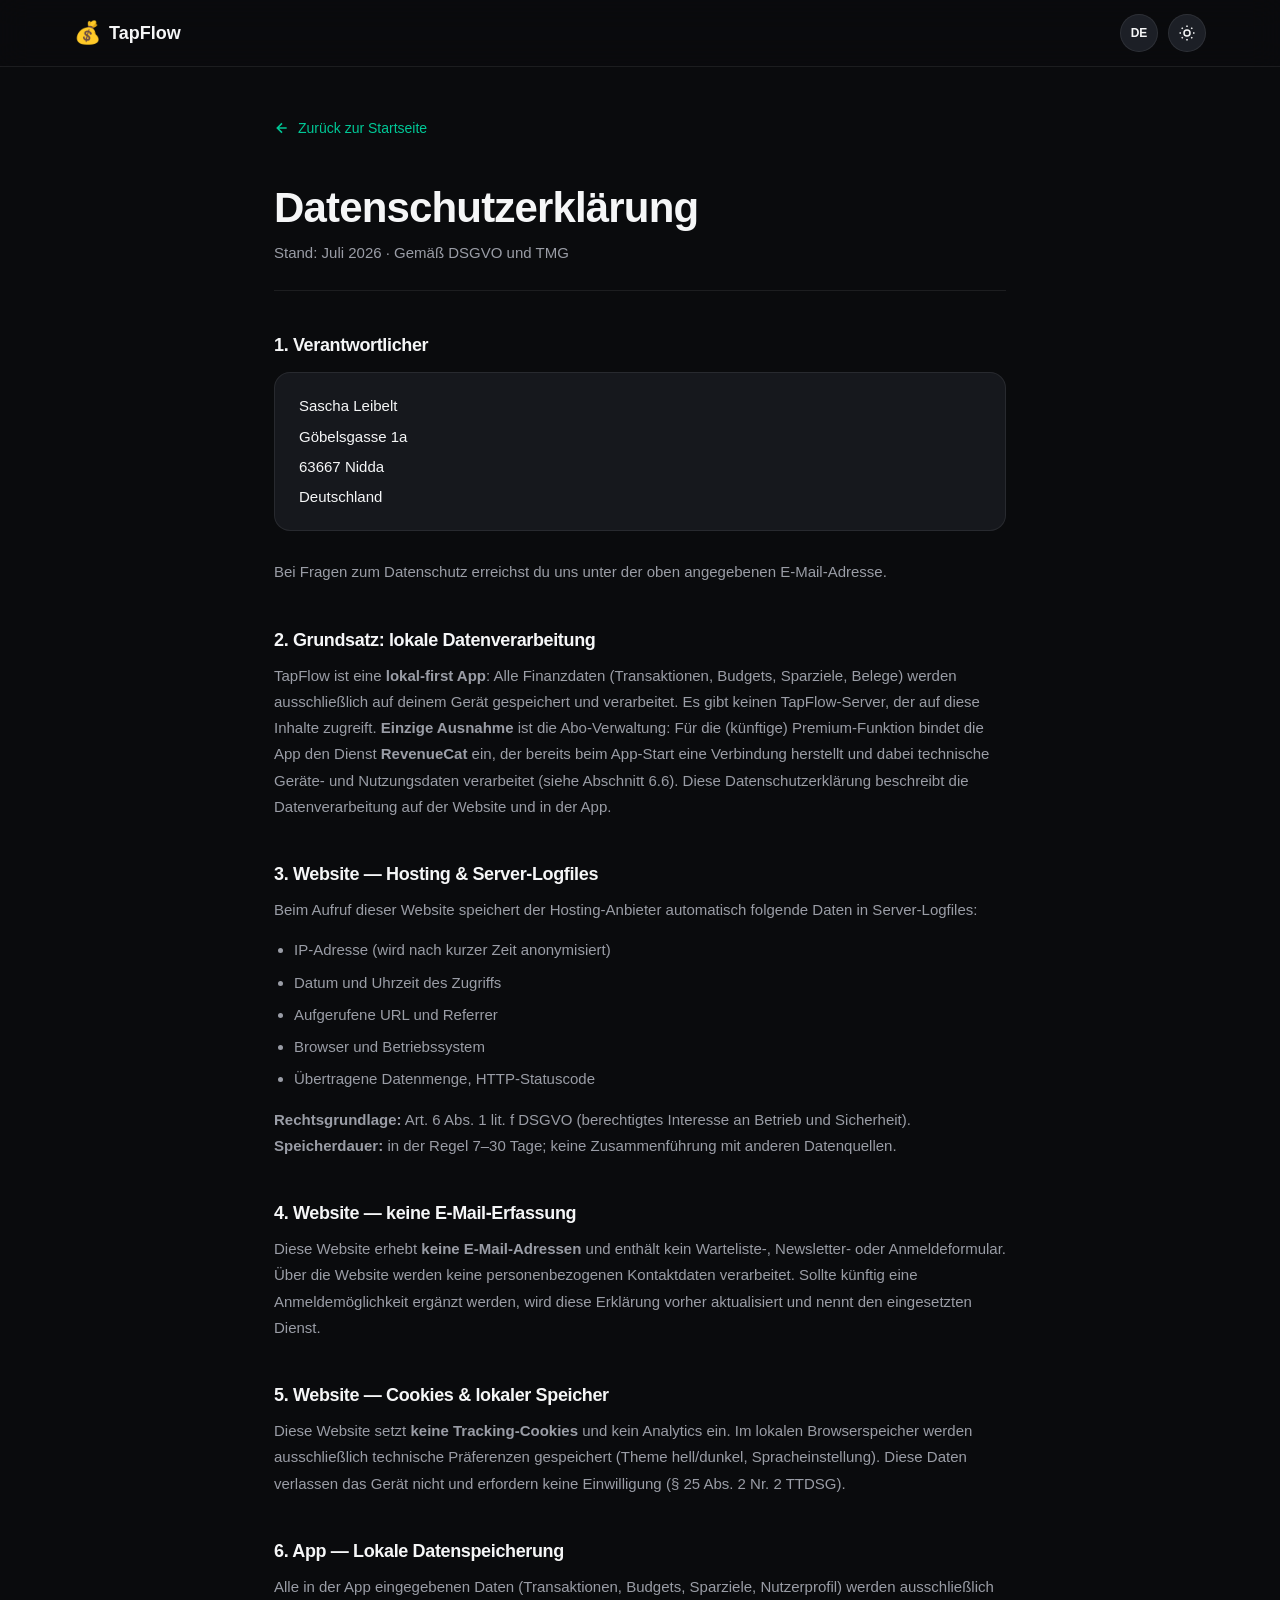
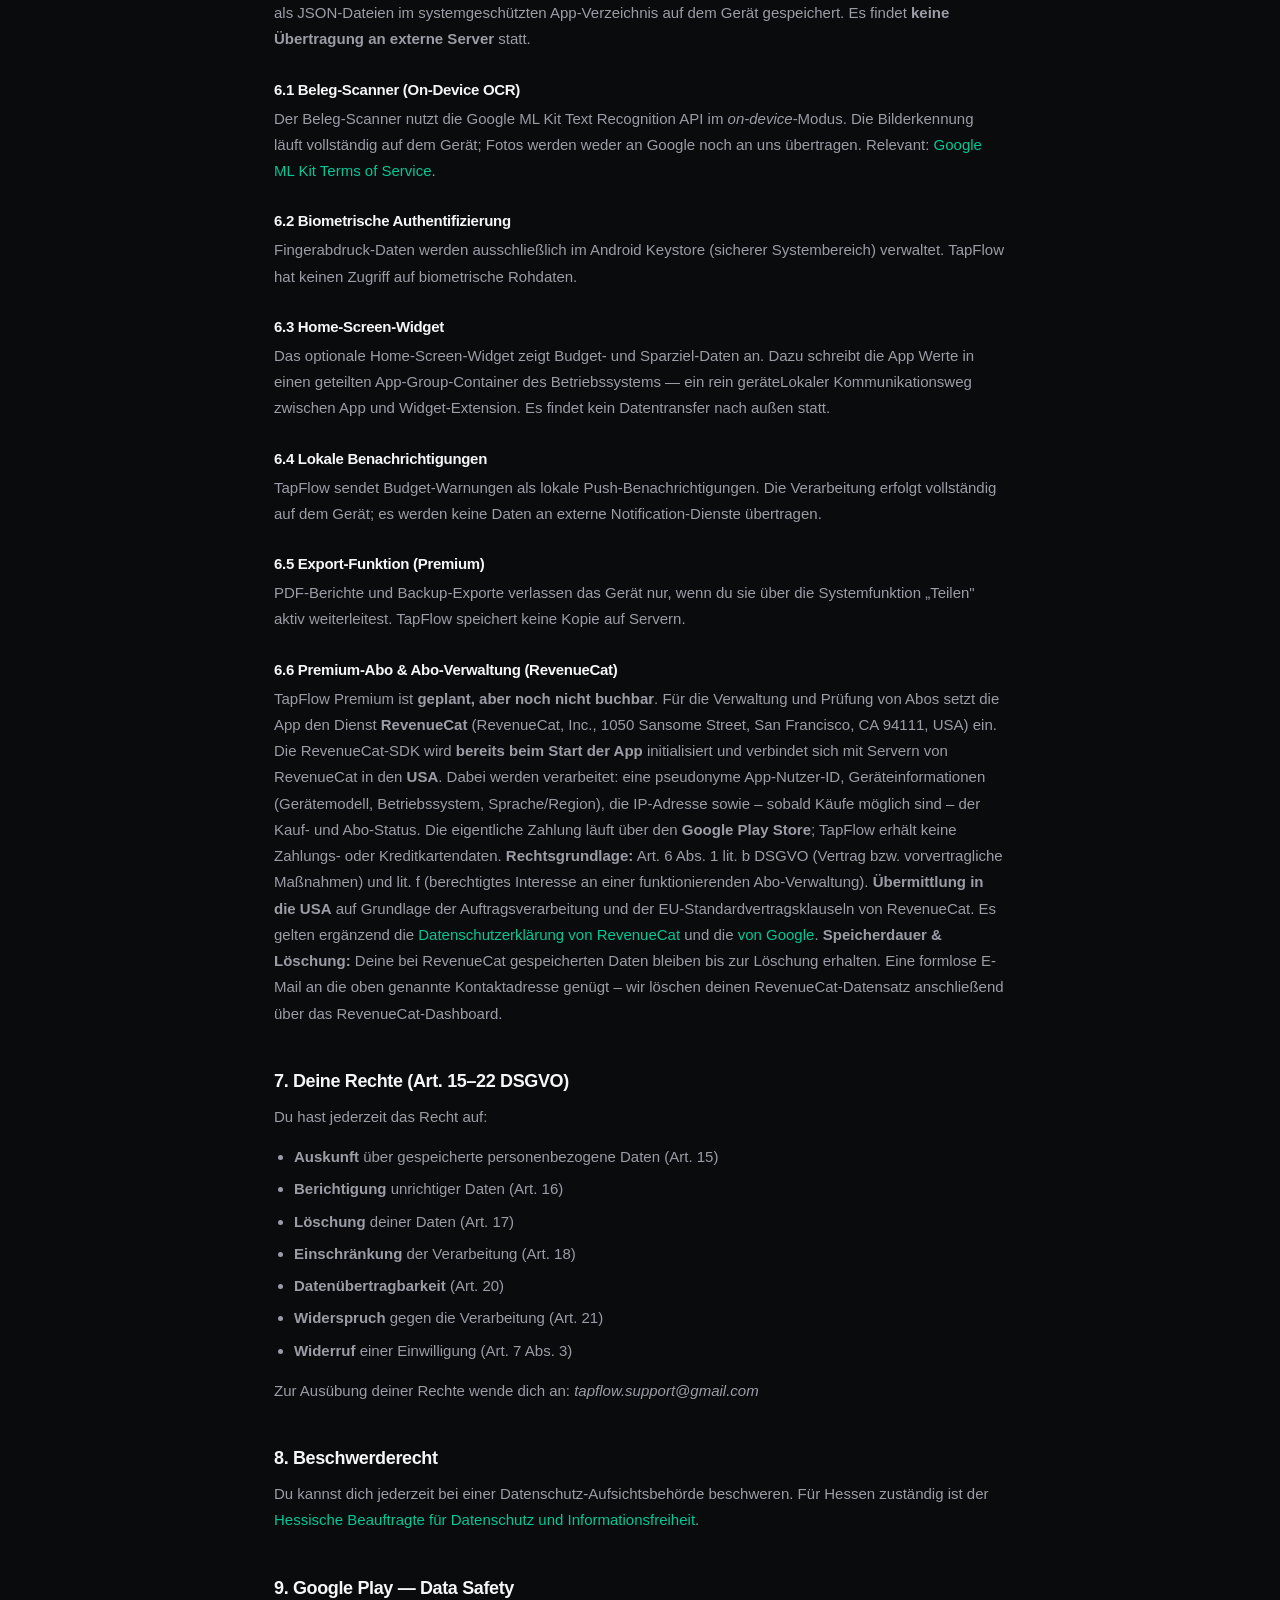
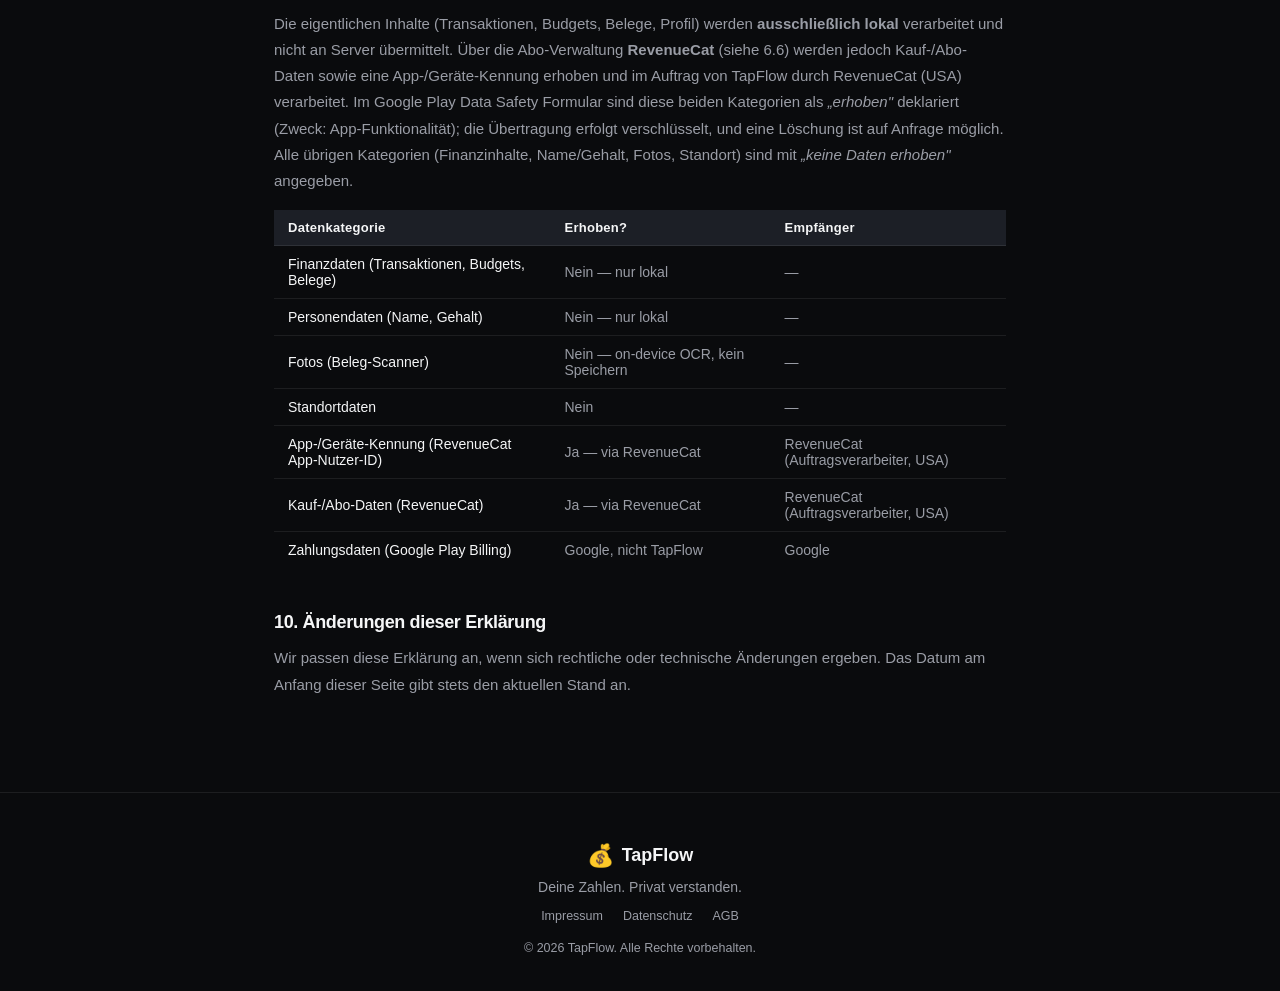
<file: datenschutz.html>
<!DOCTYPE html>
<html lang="de">
<head>
<meta charset="UTF-8">
<meta name="viewport" content="width=device-width, initial-scale=1.0">
<title>Datenschutzerklärung — TapFlow</title>
<meta name="robots" content="noindex">
<link rel="icon" href="data:image/svg+xml,<svg xmlns=%22http://www.w3.org/2000/svg%22 viewBox=%220 0 100 100%22><text y=%22.9em%22 font-size=%2290%22>💰</text></svg>">
<link rel="stylesheet" href="css/styles.css">
<script>try{document.body&&(document.body.setAttribute('data-theme',localStorage.getItem('tf_site_theme')||'dark'))}catch(e){}</script>
</head>
<body data-theme="dark">

<header class="nav is-scrolled">
  <div class="nav__inner">
    <a href="index.html" class="brand">
      <span class="brand__icon">💰</span>
      <span class="brand__name">TapFlow</span>
    </a>
    <div class="nav__actions">
      <button class="icon-btn" id="langToggle" aria-label="Sprache wechseln">
        <span id="langLabel">DE</span>
      </button>
      <button class="icon-btn" id="themeToggle" aria-label="Theme wechseln">
        <svg id="iconSun" viewBox="0 0 24 24" fill="none" stroke="currentColor" stroke-width="2"><circle cx="12" cy="12" r="4"/><path d="M12 2v2M12 20v2M4.93 4.93l1.41 1.41M17.66 17.66l1.41 1.41M2 12h2M20 12h2M4.93 19.07l1.41-1.41M17.66 6.34l1.41-1.41"/></svg>
        <svg id="iconMoon" viewBox="0 0 24 24" fill="none" stroke="currentColor" stroke-width="2" style="display:none"><path d="M21 12.79A9 9 0 1111.21 3 7 7 0 0021 12.79z"/></svg>
      </button>
    </div>
  </div>
</header>

<main>
  <div class="legal-page">
    <a href="index.html" class="legal-page__back">
      <svg viewBox="0 0 24 24" width="16" height="16" fill="none" stroke="currentColor" stroke-width="2.4"><path d="M19 12H5M12 5l-7 7 7 7"/></svg>
      <span data-li18n="common.back">Zurück zur Startseite</span>
    </a>

    <h1 data-li18n="prv.title">Datenschutzerklärung</h1>
    <p class="legal-page__meta" data-li18n="prv.meta">Stand: Juni 2026 · Gemäß DSGVO und TMG</p>

    <h2 data-li18n="prv.h1">1. Verantwortlicher</h2>
    <div class="legal-info-box" data-cfg-block="address"></div>
    <p data-li18n="prv.resp.p1">Bei Fragen zum Datenschutz erreichst du uns unter der oben angegebenen E-Mail-Adresse.</p>

    <h2 data-li18n="prv.h2">2. Grundsatz: lokale Datenverarbeitung</h2>
    <p data-li18n-html="prv.gen.p1"></p>

    <h2 data-li18n="prv.h3">3. Website — Hosting &amp; Server-Logfiles</h2>
    <p data-li18n="prv.host.p1"></p>
    <ul>
      <li data-li18n="prv.host.l1"></li>
      <li data-li18n="prv.host.l2"></li>
      <li data-li18n="prv.host.l3"></li>
      <li data-li18n="prv.host.l4"></li>
      <li data-li18n="prv.host.l5"></li>
    </ul>
    <p data-li18n-html="prv.host.p2"></p>

    <h2 data-li18n="prv.h4">4. Website — keine E-Mail-Erfassung</h2>
    <p data-li18n-html="prv.wait.p1"></p>

    <h2 data-li18n="prv.h5">5. Website — Cookies &amp; lokaler Speicher</h2>
    <p data-li18n-html="prv.cookie.p1"></p>

    <h2 data-li18n="prv.h6">6. App — Lokale Datenspeicherung</h2>
    <p data-li18n-html="prv.app.p1"></p>

    <h3 data-li18n="prv.h6a">6.1 Beleg-Scanner (On-Device OCR)</h3>
    <p data-li18n-html="prv.ocr.p1"></p>

    <h3 data-li18n="prv.h6b">6.2 Biometrische Authentifizierung</h3>
    <p data-li18n="prv.bio.p1"></p>

    <h3 data-li18n="prv.h6c">6.3 Home-Screen-Widget</h3>
    <p data-li18n="prv.widget.p1"></p>

    <h3 data-li18n="prv.h6d">6.4 Lokale Benachrichtigungen</h3>
    <p data-li18n="prv.notif.p1"></p>

    <h3 data-li18n="prv.h6e">6.5 Export-Funktion (Premium)</h3>
    <p data-li18n="prv.exp.p1"></p>

    <h3 data-li18n="prv.h6f">6.6 Premium-Abonnement</h3>
    <p data-li18n-html="prv.prem.p1"></p>

    <h2 data-li18n="prv.h7">7. Deine Rechte (Art. 15–22 DSGVO)</h2>
    <p data-li18n="prv.rights.p1"></p>
    <ul>
      <li data-li18n-html="prv.rights.l1"></li>
      <li data-li18n-html="prv.rights.l2"></li>
      <li data-li18n-html="prv.rights.l3"></li>
      <li data-li18n-html="prv.rights.l4"></li>
      <li data-li18n-html="prv.rights.l5"></li>
      <li data-li18n-html="prv.rights.l6"></li>
      <li data-li18n-html="prv.rights.l7"></li>
    </ul>
    <p><span data-li18n="prv.rights.p2">Zur Ausübung deiner Rechte wende dich an:</span> <em class="legal-placeholder" data-cfg="email"></em></p>

    <h2 data-li18n="prv.h8">8. Beschwerderecht</h2>
    <p data-li18n-html="prv.auth.p1"></p>

    <h2 data-li18n="prv.h9">9. Google Play — Data Safety</h2>
    <p data-li18n-html="prv.datasafety.p1"></p>
    <div data-li18n-html="prv.datasafety.tbl"></div>

    <h2 data-li18n="prv.h10">10. Änderungen dieser Erklärung</h2>
    <p data-li18n="prv.upd.p1"></p>
  </div>
</main>

<footer class="footer">
  <div class="footer__inner">
    <div class="brand" style="justify-content:center;margin-bottom:10px">
      <span class="brand__icon">💰</span>
      <span class="brand__name">TapFlow</span>
    </div>
    <p class="footer__tag" data-li18n="common.footer.tag">Deine Zahlen. Privat verstanden.</p>
    <div class="footer__links">
      <a href="impressum.html">Impressum</a>
      <a href="datenschutz.html">Datenschutz</a>
      <a href="agb.html">AGB</a>
    </div>
    <p class="footer__copy" data-li18n="common.footer.copy">© 2026 TapFlow. Alle Rechte vorbehalten.</p>
  </div>
</footer>

<script src="js/config.js"></script>
<script src="js/legal.js"></script>
</body>
</html>
</file>
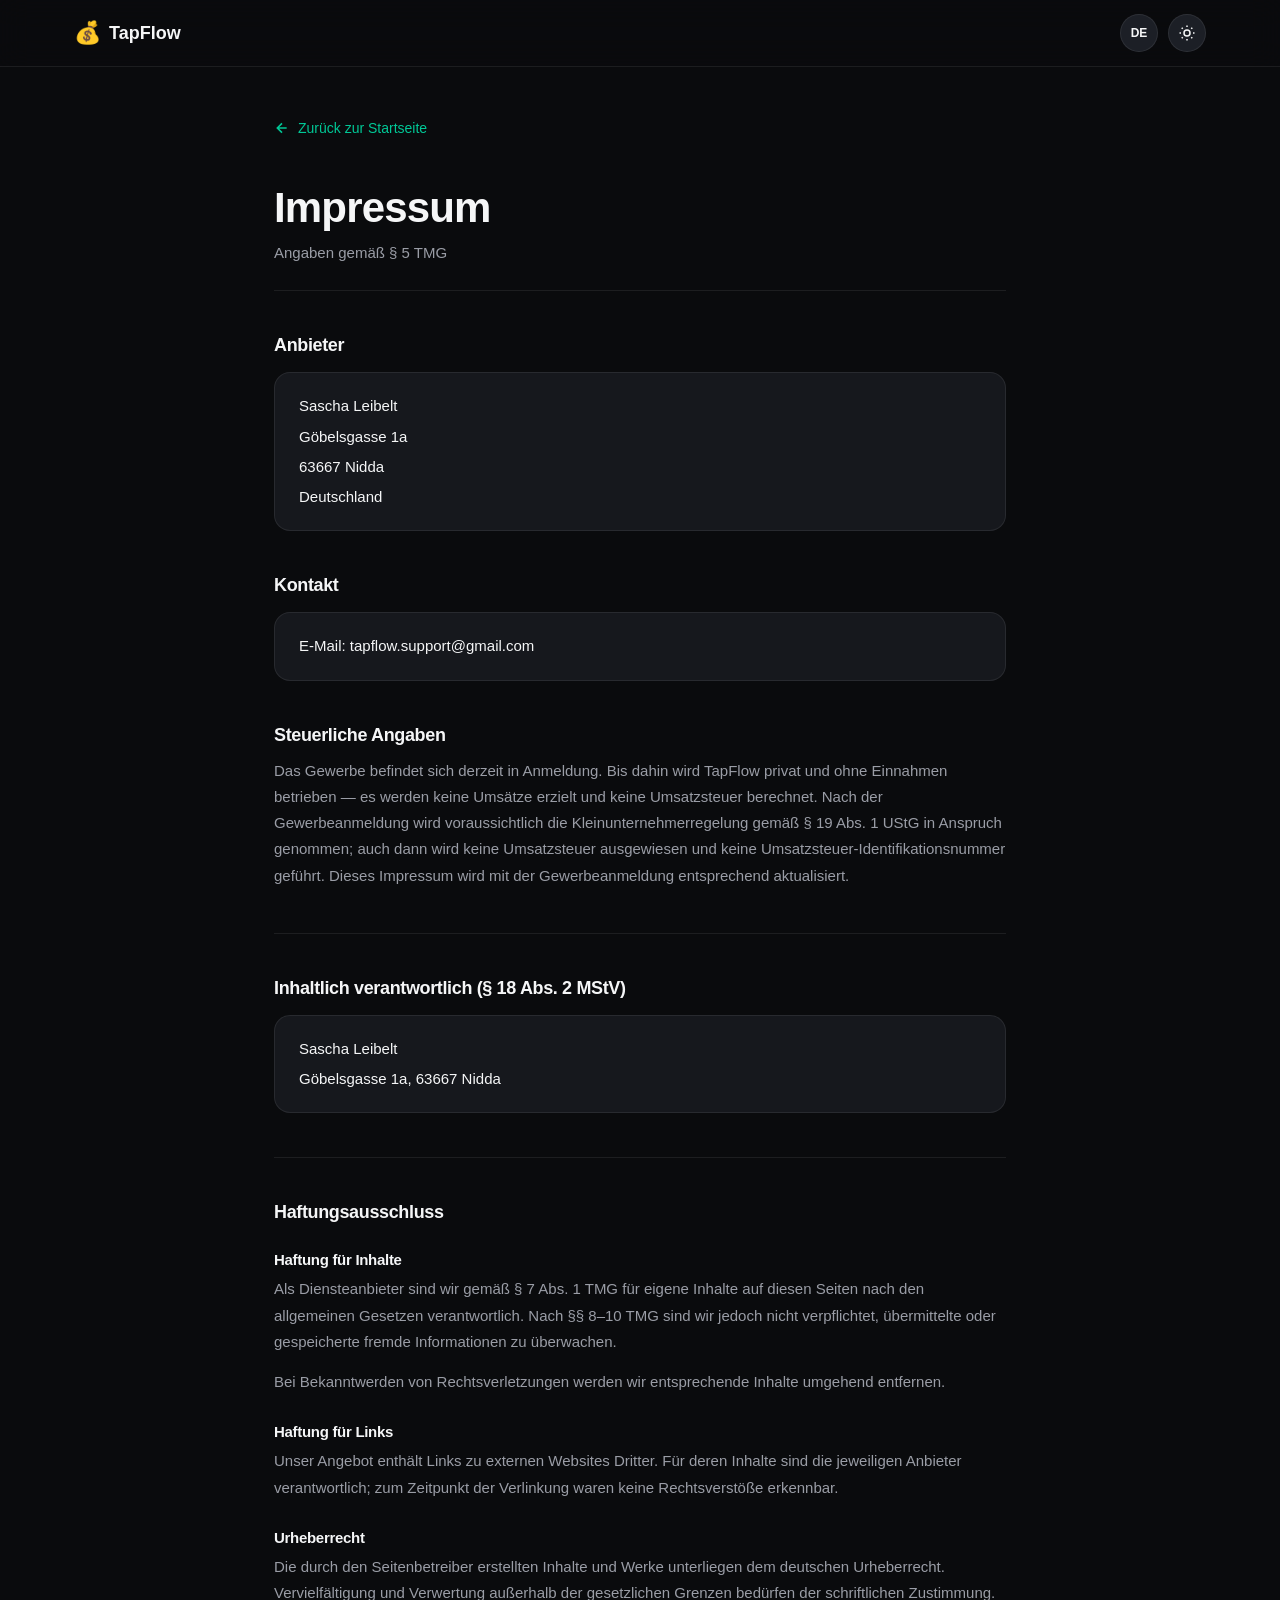
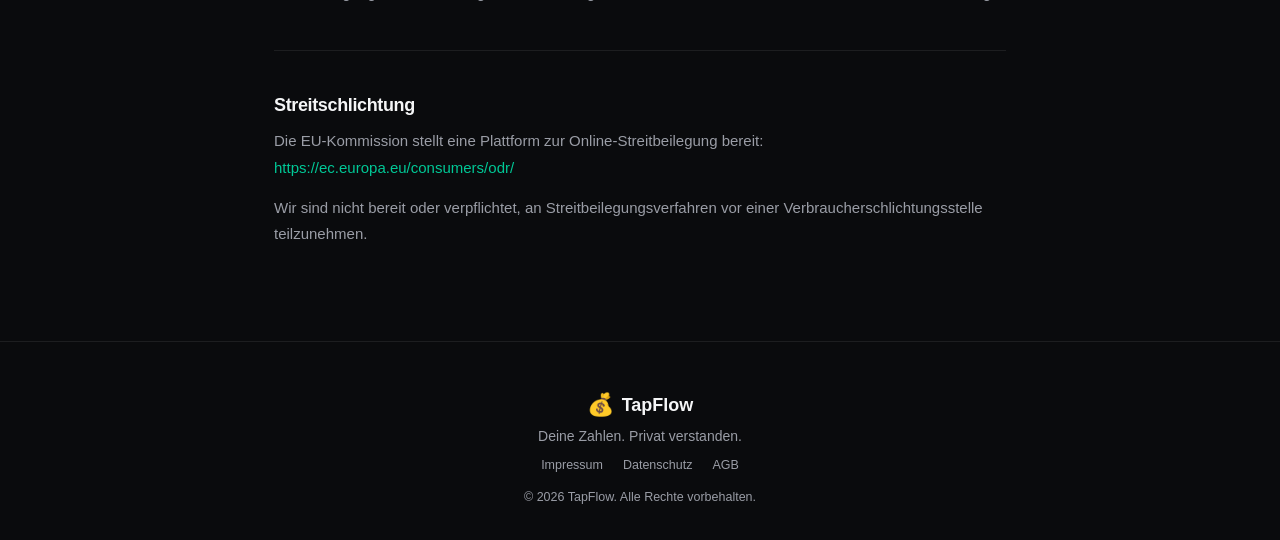
<file: impressum.html>
<!DOCTYPE html>
<html lang="de">
<head>
<meta charset="UTF-8">
<meta name="viewport" content="width=device-width, initial-scale=1.0">
<title>Impressum — TapFlow</title>
<meta name="robots" content="noindex">
<link rel="icon" href="data:image/svg+xml,<svg xmlns=%22http://www.w3.org/2000/svg%22 viewBox=%220 0 100 100%22><text y=%22.9em%22 font-size=%2290%22>💰</text></svg>">
<link rel="stylesheet" href="css/styles.css">
<script>try{document.body&&(document.body.setAttribute('data-theme',localStorage.getItem('tf_site_theme')||'dark'))}catch(e){}</script>
</head>
<body data-theme="dark">

<header class="nav is-scrolled">
  <div class="nav__inner">
    <a href="index.html" class="brand">
      <span class="brand__icon">💰</span>
      <span class="brand__name">TapFlow</span>
    </a>
    <div class="nav__actions">
      <button class="icon-btn" id="langToggle" aria-label="Sprache wechseln">
        <span id="langLabel">DE</span>
      </button>
      <button class="icon-btn" id="themeToggle" aria-label="Theme wechseln">
        <svg id="iconSun" viewBox="0 0 24 24" fill="none" stroke="currentColor" stroke-width="2"><circle cx="12" cy="12" r="4"/><path d="M12 2v2M12 20v2M4.93 4.93l1.41 1.41M17.66 17.66l1.41 1.41M2 12h2M20 12h2M4.93 19.07l1.41-1.41M17.66 6.34l1.41-1.41"/></svg>
        <svg id="iconMoon" viewBox="0 0 24 24" fill="none" stroke="currentColor" stroke-width="2" style="display:none"><path d="M21 12.79A9 9 0 1111.21 3 7 7 0 0021 12.79z"/></svg>
      </button>
    </div>
  </div>
</header>

<main>
  <div class="legal-page">
    <a href="index.html" class="legal-page__back">
      <svg viewBox="0 0 24 24" width="16" height="16" fill="none" stroke="currentColor" stroke-width="2.4"><path d="M19 12H5M12 5l-7 7 7 7"/></svg>
      <span data-li18n="common.back">Zurück zur Startseite</span>
    </a>

    <h1 data-li18n="imp.title">Impressum</h1>
    <p class="legal-page__meta" data-li18n="imp.meta">Angaben gemäß § 5 TMG</p>

    <h2 data-li18n="imp.h1">Anbieter</h2>
    <div class="legal-info-box" data-cfg-block="address"></div>

    <h2 data-li18n="imp.h2">Kontakt</h2>
    <div class="legal-info-box" data-cfg-block="contact"></div>

    <h2 data-li18n="imp.h3">Steuerliche Angaben</h2>
    <p data-li18n="imp.tax.p1">Kleinunternehmer gemäß § 19 Abs. 1 UStG.</p>

    <hr class="legal-section-divider">

    <h2 data-li18n="imp.h4">Inhaltlich verantwortlich (§ 18 Abs. 2 MStV)</h2>
    <div class="legal-info-box" data-cfg-block="address-inline"></div>

    <hr class="legal-section-divider">

    <h2 data-li18n="imp.h5">Haftungsausschluss</h2>
    <h3 data-li18n="imp.h5a">Haftung für Inhalte</h3>
    <p data-li18n="imp.disc.p1">Als Diensteanbieter sind wir für eigene Inhalte verantwortlich.</p>
    <p data-li18n="imp.disc.p2">Bei Bekanntwerden von Rechtsverletzungen entfernen wir entsprechende Inhalte umgehend.</p>

    <h3 data-li18n="imp.h5b">Haftung für Links</h3>
    <p data-li18n="imp.links.p1">Für Inhalte verlinkter Seiten sind deren Betreiber verantwortlich.</p>

    <h3 data-li18n="imp.h5c">Urheberrecht</h3>
    <p data-li18n="imp.copy.p1">Eigene Inhalte unterliegen dem deutschen Urheberrecht.</p>

    <hr class="legal-section-divider">

    <h2 data-li18n="imp.h6">Streitschlichtung</h2>
    <p>
      <span data-li18n="imp.dispute.p1">Die EU-Kommission stellt eine Plattform zur Online-Streitbeilegung bereit:</span>
      <a href="https://ec.europa.eu/consumers/odr/" target="_blank" rel="noopener">https://ec.europa.eu/consumers/odr/</a>
    </p>
    <p data-li18n="imp.dispute.p2">Wir sind nicht verpflichtet, an einem Streitbeilegungsverfahren teilzunehmen.</p>
  </div>
</main>

<footer class="footer">
  <div class="footer__inner">
    <div class="brand" style="justify-content:center;margin-bottom:10px">
      <span class="brand__icon">💰</span>
      <span class="brand__name">TapFlow</span>
    </div>
    <p class="footer__tag" data-li18n="common.footer.tag">Deine Zahlen. Privat verstanden.</p>
    <div class="footer__links">
      <a href="impressum.html">Impressum</a>
      <a href="datenschutz.html">Datenschutz</a>
      <a href="agb.html">AGB</a>
    </div>
    <p class="footer__copy" data-li18n="common.footer.copy">© 2026 TapFlow. Alle Rechte vorbehalten.</p>
  </div>
</footer>

<script src="js/config.js"></script>
<script src="js/legal.js"></script>
</body>
</html>
</file>
<file: css/styles.css>
/* ════════════════════════════════════════════════════════════════════
   TapFlow Landingpage — Styles
   ════════════════════════════════════════════════════════════════════ */

:root{
  --accent:#00C896;
  --accent-dim:rgba(0,200,150,.15);
  --negative:#FF3B30;
  --orange:#F59E0B;
  --blue:#3B9FE0;

  --radius-lg:24px;
  --radius-md:16px;
  --radius-sm:10px;
  --ff:-apple-system,BlinkMacSystemFont,"Inter","Segoe UI",Roboto,sans-serif;
  --maxw:1180px;
  --ease:cubic-bezier(.16,.84,.44,1);
}

/* ── Site theme tokens (light / dark) ── */
body[data-theme="dark"]{
  --bg:#0A0B0D;
  --bg-soft:#101216;
  --card:#16181D;
  --card-2:#1C1F26;
  --text:#F5F6F7;
  --text-dim:#9A9DA6;
  --border:rgba(255,255,255,.08);
  --shadow:0 20px 60px -20px rgba(0,0,0,.6);
}
body[data-theme="light"]{
  --bg:#F7F7F8;
  --bg-soft:#FFFFFF;
  --card:#FFFFFF;
  --card-2:#F2F3F5;
  --text:#0D0D0D;
  --text-dim:#6B6B6B;
  --border:rgba(0,0,0,.07);
  --shadow:0 20px 50px -20px rgba(0,0,0,.15);
}

*{box-sizing:border-box;}
html{scroll-behavior:smooth;}
body{
  margin:0;
  font-family:var(--ff);
  background:var(--bg);
  color:var(--text);
  -webkit-font-smoothing:antialiased;
  transition:background .4s var(--ease),color .4s var(--ease);
  overflow-x:hidden;
}
h1,h2,h3{margin:0; letter-spacing:-.02em;}
p{margin:0;}
a{color:inherit; text-decoration:none;}
ul{margin:0; padding:0; list-style:none;}
button{font-family:inherit; cursor:pointer; background:none; border:none; color:inherit;}
img{max-width:100%; display:block;}

.dim{color:var(--text-dim);}
.small{font-size:13px;}
.tiny{font-size:11px; letter-spacing:.06em;}

/* ── Buttons ── */
.btn{
  display:inline-flex; align-items:center; gap:8px;
  padding:13px 22px; border-radius:100px;
  font-weight:600; font-size:15px;
  transition:transform .25s var(--ease), box-shadow .25s var(--ease), background .25s;
  white-space:nowrap;
}
.btn--primary{
  background:linear-gradient(135deg,var(--accent),#00E5A8);
  color:#04221A;
  box-shadow:0 8px 24px -6px rgba(0,200,150,.5);
}
.btn--primary:hover{transform:translateY(-2px); box-shadow:0 14px 30px -6px rgba(0,200,150,.6);}
.btn--ghost{
  background:var(--card-2);
  color:var(--text);
  border:1px solid var(--border);
}
.btn--ghost:hover{transform:translateY(-2px); background:var(--card);}
.btn--lg{padding:16px 28px; font-size:16px;}
.btn--sm{padding:9px 16px; font-size:13px;}

/* ════════════════════════ NAV ════════════════════════ */
.nav{
  position:fixed; top:0; left:0; right:0; z-index:100;
  backdrop-filter:blur(16px) saturate(160%);
  background:color-mix(in srgb, var(--bg) 70%, transparent);
  border-bottom:1px solid transparent;
  transition:border-color .3s, background .3s;
}
.nav.is-scrolled{border-bottom-color:var(--border);}
.nav__inner{
  max-width:var(--maxw); margin:0 auto;
  display:flex; align-items:center; justify-content:space-between;
  padding:14px 24px;
}
.brand{display:flex; align-items:center; gap:8px; font-weight:800; font-size:18px;}
.brand__icon{font-size:22px;}
.nav__links{display:flex; gap:30px;}
.nav__links a{
  position:relative;
  font-size:14px; font-weight:500; color:var(--text-dim);
  padding-bottom:4px;
  transition:color .2s;
}
.nav__links a::after{
  content:""; position:absolute; left:0; bottom:0; height:2px; width:100%;
  background:var(--accent);
  transform:scaleX(0); transform-origin:left;
  transition:transform .35s var(--ease);
}
.nav__links a:hover{color:var(--text);}
.nav__links a:hover::after{transform:scaleX(1);}
.nav__actions{display:flex; align-items:center; gap:10px;}
.icon-btn{
  width:38px; height:38px; border-radius:50%;
  display:flex; align-items:center; justify-content:center;
  background:var(--card-2); color:var(--text);
  border:1px solid var(--border);
  font-weight:700; font-size:12px;
  transition:background .2s, transform .2s;
}
.icon-btn:hover{transform:scale(1.07);}
.icon-btn svg{width:18px; height:18px;}
.burger{display:none; flex-direction:column; gap:5px; width:32px; height:32px; align-items:center; justify-content:center;}
.burger span{width:20px; height:2px; background:var(--text); border-radius:2px;}

/* ════════════════════════ KICKER (replaces generic eyebrow pill) ════════════════════════ */
.kicker{
  display:flex; align-items:center; gap:10px;
  font-size:13px; font-weight:700; color:var(--accent);
  margin-bottom:16px;
}
.kicker__bar{width:18px; height:2px; background:var(--accent); border-radius:2px; flex-shrink:0;}

/* ── Underline-draw text effect ── */
.underline-draw{position:relative; display:inline-block;}
.underline-draw::after{
  content:""; position:absolute; left:-2px; right:-2px; bottom:2px; height:.32em;
  background:color-mix(in srgb, var(--accent) 35%, transparent);
  border-radius:3px; z-index:-1;
  transform:scaleX(0); transform-origin:left;
  transition:transform .7s var(--ease);
}
.reveal.is-visible .underline-draw::after,
.is-visible .underline-draw::after{transform:scaleX(1);}

/* ── Word slider ── */
.word-slider{position:relative; display:inline-block; overflow:hidden; padding-bottom:.08em;}
.word-slider__word{
  display:inline-block;
  transition:transform .4s var(--ease), opacity .4s var(--ease);
  transform:translateY(0); opacity:1;
}
.word-slider__word.is-out{transform:translateY(-110%); opacity:0;}
.word-slider__word.is-in{transform:translateY(110%); opacity:0;}
.word-slider__bar{
  position:absolute; left:0; bottom:0; height:4px; width:100%;
  background:linear-gradient(90deg,var(--accent),#4DAFFF);
  border-radius:4px; transform-origin:left; transform:scaleX(0);
  transition:transform .7s var(--ease);
}
.word-slider__bar.draw{transform:scaleX(1);}

.grad{
  background:linear-gradient(120deg,var(--accent),#4DAFFF 60%,var(--accent));
  background-size:200% auto;
  -webkit-background-clip:text; background-clip:text; color:transparent;
  animation:shine 5s linear infinite;
}
@keyframes shine{to{background-position:200% center;}}

/* ════════════════════════ HERO ════════════════════════ */
.hero{
  position:relative;
  padding:150px 24px 80px;
  overflow:hidden;
}
.hero__glow{
  position:absolute; width:480px; height:480px; border-radius:50%;
  filter:blur(90px); opacity:.22; pointer-events:none;
  background:var(--accent); top:-200px; right:-180px;
}
.hero__grid-fade{
  position:absolute; inset:0; pointer-events:none;
  background-image:
    linear-gradient(to right, var(--border) 1px, transparent 1px),
    linear-gradient(to bottom, var(--border) 1px, transparent 1px);
  background-size:64px 64px;
  -webkit-mask-image:radial-gradient(ellipse 60% 50% at 30% 20%, black 0%, transparent 70%);
  mask-image:radial-gradient(ellipse 60% 50% at 30% 20%, black 0%, transparent 70%);
  opacity:.5;
}

.hero__inner{
  max-width:var(--maxw); margin:0 auto;
  display:grid; grid-template-columns:1fr 460px; gap:40px;
  align-items:center;
  position:relative;
}
.hero__inner::before{
  content:""; position:absolute; left:0; top:120px; bottom:-40px; width:1px;
  background:linear-gradient(to bottom, transparent, var(--border) 15%, var(--border) 85%, transparent);
  opacity:.7; pointer-events:none;
}
.hero__copy{position:relative; z-index:2;}

.hero__title{font-size:clamp(40px,5.6vw,68px); font-weight:800; line-height:1.04;}

.hero__sub{
  margin-top:22px; font-size:18px; line-height:1.6; color:var(--text-dim);
  max-width:480px;
}
.hero__ctas{display:flex; gap:14px; margin-top:32px; flex-wrap:wrap;}
.hero__stats{display:flex; gap:30px; margin-top:48px; flex-wrap:wrap;}
.hero__stat{display:flex; flex-direction:column; max-width:160px;}
.hero__stat strong{font-size:28px; font-weight:800;}
.hero__stat span{font-size:12.5px; color:var(--text-dim); line-height:1.4; margin-top:2px;}

/* ── Phone mockups (shared) ── */
.hero__phone-wrap{display:flex; justify-content:center; position:relative; z-index:2;}
.phone{
  width:300px; height:610px;
  background:linear-gradient(160deg,#1c1e24,#0c0d10);
  border-radius:46px;
  padding:14px;
  box-shadow:var(--shadow), inset 0 0 0 1.5px rgba(255,255,255,.08);
  position:relative;
}
.phone--float{animation:float 6s ease-in-out infinite;}
@keyframes float{0%,100%{transform:translateY(0) rotate(0deg);} 50%{transform:translateY(-14px) rotate(.6deg);}}
.phone__notch{
  position:absolute; top:14px; left:50%; transform:translateX(-50%);
  width:120px; height:26px; background:#0c0d10; border-radius:0 0 18px 18px; z-index:3;
}
.phone__screen{
  width:100%; height:calc(100% - 64px);
  background:var(--bg-soft);
  color:var(--text); /* re-assert so descendants re-evaluate the locally scoped theme tokens */
  border-radius:32px;
  overflow:hidden;
  padding:38px 14px 8px;
  position:relative;
  display:flex; flex-direction:column; gap:10px;
  transition:background .4s, color .4s;
}
.phone__tabbar{
  height:50px; margin-top:8px;
  background:var(--card);
  border-radius:20px;
  display:flex; align-items:center; justify-content:space-around;
  box-shadow:0 -4px 16px -4px rgba(0,0,0,.2);
}
.tab{
  display:flex; align-items:center; justify-content:center;
  color:var(--text-dim);
  opacity:.6; transition:opacity .2s, transform .2s, color .2s;
}
.tab svg{width:21px; height:21px; display:block;}
.tab--active{opacity:1; transform:scale(1.12); color:var(--accent);}
.tab--add svg{width:27px; height:27px;}

.app-bar{text-align:center; font-weight:800; font-size:15px; padding-bottom:4px;}

.card{
  background:var(--card);
  border-radius:var(--radius-md);
  border:1px solid var(--border);
  box-shadow:0 10px 28px -12px rgba(0,0,0,.35);
}
.balance-card__top{display:flex; align-items:center; justify-content:space-between; padding:14px 16px 10px;}
.balance-card__top div{display:flex; flex-direction:column;}
.balance-card__top strong{font-size:15px; font-weight:700;}
.balance-card__divider{height:1px; background:var(--border); margin:0 16px;}
.balance-card__main{padding:12px 16px;}
.balance-amount{font-size:30px; font-weight:800; display:block; margin-top:2px;}
.balance-card--mini .balance-amount{font-size:24px;}
.balance-card--mini{padding:14px 16px;}
.balance-card__row{display:flex;}
.stat-cell{flex:1; display:flex; align-items:center; gap:8px; padding:10px 16px;}
.stat-cell div{display:flex; flex-direction:column;}
.small-amount{font-size:13px; font-weight:700;}
.dot{
  width:24px; height:24px; border-radius:50%;
  display:flex; align-items:center; justify-content:center;
}
.dot--accent{background:var(--accent-dim); color:var(--accent);}
.dot--neg{background:rgba(255,59,48,.14); color:var(--negative);}
.emoji{font-size:22px;}

.section-label{font-size:13px; font-weight:700; padding:2px 2px 0;}

.tx-list{padding:4px;}
.tx-row{
  display:flex; align-items:center; gap:10px;
  padding:9px 8px;
  border-bottom:1px solid var(--border);
}
.tx-row:last-child{border-bottom:none;}
.tx-row__icon{
  width:34px; height:34px; border-radius:50%;
  display:flex; align-items:center; justify-content:center;
  font-size:15px; flex-shrink:0;
}
.tx-row__mid{flex:1; min-width:0;}
.tx-row__title{font-size:12.5px; font-weight:600; white-space:nowrap; overflow:hidden; text-overflow:ellipsis;}
.tx-row__sub{font-size:10.5px; color:var(--text-dim);}
.tx-row__amount{font-size:12.5px; font-weight:700; flex-shrink:0;}
.tx-row__amount.pos{color:var(--accent);}
.tx-row__amount.neg{color:var(--text);}

/* ════════════════════════ SECTIONS ════════════════════════ */
.section{max-width:var(--maxw); margin:0 auto; padding:110px 24px;}
.section--dark{
  max-width:none;
  background:var(--bg-soft);
  padding-left:24px; padding-right:24px;
}
.section--dark > *{max-width:var(--maxw); margin-left:auto; margin-right:auto;}

.section__head{max-width:640px; margin-bottom:56px;}
.section__head--left{margin-left:0;}
.section__head h2{font-size:clamp(28px,3.6vw,42px); font-weight:800; margin-bottom:14px;}
.section__head p{font-size:17px; color:var(--text-dim); line-height:1.6;}

/* ════════════════════════ PRIVACY PITCH ════════════════════════ */
.privacy__grid{display:grid; grid-template-columns:1.1fr 1fr; gap:70px; align-items:center;}
.privacy__copy h2{font-size:clamp(28px,3.4vw,40px); font-weight:800; line-height:1.18; margin-bottom:18px;}
.privacy__lead{font-size:16.5px; color:var(--text-dim); line-height:1.65; margin-bottom:28px;}
.privacy__points{display:flex; flex-direction:column; gap:18px;}
.privacy__points li{
  font-size:14.5px; line-height:1.6; color:var(--text-dim);
  padding-left:24px; position:relative;
}
.privacy__points li::before{
  content:""; position:absolute; left:0; top:6px; width:9px; height:9px;
  border-radius:50%; background:var(--accent);
  box-shadow:0 0 0 4px var(--accent-dim);
}
.privacy__points strong{color:var(--text); font-weight:700;}

.privacy__diagram{display:flex; flex-direction:column; align-items:center;}
.diagram-node{
  width:100%; max-width:340px;
  display:flex; align-items:center; gap:14px;
  background:var(--card); border:1px solid var(--border); border-radius:16px;
  padding:16px 18px;
}
.diagram-node__icon{font-size:22px; flex-shrink:0;}
.diagram-node strong{display:block; font-size:14px; font-weight:700; margin-bottom:2px;}
.diagram-node span{font-size:12px; color:var(--text-dim); line-height:1.4;}
.diagram-node--blocked{border-color:color-mix(in srgb, var(--negative) 40%, var(--border));}
.diagram-node--blocked strong{color:var(--negative);}
.diagram-line{width:2px; height:46px; overflow:visible;}
.diagram-line line{stroke:var(--border); stroke-width:2; stroke-dasharray:5 6; stroke-dashoffset:60; transition:stroke-dashoffset 1.1s var(--ease);}
.is-visible .diagram-line line, .reveal.is-visible .diagram-line line{stroke-dashoffset:0;}

/* ── Features: bento grid with live mini-previews ── */
.bento{
  display:grid; grid-template-columns:repeat(3, 1fr); grid-auto-rows:minmax(190px, auto);
  gap:18px;
}
.bento-card--lg{grid-column:span 2;}
.bento-card--wide{grid-column:span 3; grid-template-columns:1fr auto; align-items:center;}

.bento-card{
  position:relative; overflow:hidden;
  background:var(--card); border:1px solid var(--border); border-radius:20px;
  padding:26px;
  display:flex; flex-direction:column; justify-content:space-between; gap:18px;
  transition:transform .35s var(--ease), border-color .35s, box-shadow .35s;
}
.bento-card::before{
  content:""; position:absolute; inset:0; pointer-events:none; opacity:0;
  background:radial-gradient(220px circle at var(--mx,50%) var(--my,50%), color-mix(in srgb, var(--c) 16%, transparent), transparent 70%);
  transition:opacity .3s;
}
.bento-card:hover{transform:translateY(-4px); border-color:color-mix(in srgb, var(--c) 45%, var(--border)); box-shadow:0 24px 50px -28px rgba(0,0,0,.5);}
.bento-card:hover::before{opacity:1;}
.bento-card--wide:hover{transform:translateY(-4px);}
.bento-card__body{position:relative; z-index:1;}
.bento-card__body h3{font-size:17px; font-weight:700; margin-bottom:7px;}
.bento-card__body p{font-size:13.5px; color:var(--text-dim); line-height:1.55;}
.bento-visual{position:relative; z-index:1;}

/* goal preview (large card) */
.bento-visual--goal{background:var(--card-2); border-radius:14px; padding:14px 16px;}
.bento-goal__top{display:flex; align-items:center; gap:10px; margin-bottom:10px; font-size:13px; font-weight:700;}
.bento-goal__top span:first-child{font-size:18px;}
.bento-goal__top strong{flex:1;}
.bento-goal__pct{color:var(--accent);}
.bento-goal__bar{height:7px; border-radius:6px; background:var(--bg-soft); overflow:hidden;}
.bento-goal__fill{height:100%; width:0%; border-radius:6px; background:var(--accent); transition:width 1.2s var(--ease);}

/* budget preview */
.bento-visual--budget{background:var(--card-2); border-radius:14px; padding:12px 14px;}
.bento-budget__top{display:flex; justify-content:space-between; font-size:12px; font-weight:700; margin-bottom:8px;}
.bento-budget__bar{height:6px; border-radius:6px; background:var(--bg-soft); overflow:hidden;}
.bento-budget__fill{height:100%; width:0%; border-radius:6px; background:var(--orange); transition:width 1.2s var(--ease);}

/* scanner preview: receipt with a scanning line sweeping down */
.bento-visual--scan{
  height:64px; border-radius:14px; background:var(--card-2);
  display:flex; align-items:center; justify-content:center; overflow:hidden;
}
.bento-scan__receipt{
  position:relative; width:64px; padding:10px 0; display:flex; flex-direction:column; gap:6px;
  background:var(--bg-soft); border-radius:4px; box-shadow:0 4px 12px -4px rgba(0,0,0,.3);
}
.bento-scan__receipt span{height:3px; margin:0 8px; border-radius:2px; background:var(--border);}
.bento-scan__receipt span.short{width:50%;}
.bento-scan__line{
  position:absolute; left:0; right:0; height:14px;
  background:linear-gradient(180deg, transparent, color-mix(in srgb, var(--c) 55%, transparent), transparent);
  animation:scanSweep 2.6s ease-in-out infinite;
}
@keyframes scanSweep{0%{top:-14px;} 100%{top:100%;}}

/* recurring preview: slow-spinning refresh icon */
.bento-visual--recur{display:flex; align-items:center; justify-content:center; height:64px;}
.bento-recur__icon{color:var(--c); animation:slowSpin 5s linear infinite;}
@keyframes slowSpin{to{transform:rotate(360deg);}}

/* biometric preview: pulsing ring around lock icon */
.bento-visual--lock{
  display:flex; align-items:center; justify-content:center; height:64px; color:var(--c); position:relative;
}
.bento-lock__pulse{
  position:absolute; width:36px; height:36px; border-radius:50%;
  border:1.5px solid var(--c); animation:lockPulse 2.4s ease-out infinite;
}
@keyframes lockPulse{0%{transform:scale(.7); opacity:.8;} 100%{transform:scale(1.9); opacity:0;}}

/* language preview: two pills, one auto-toggling active */
.bento-visual--lang{display:flex; gap:8px;}
.bento-lang__pill{
  padding:8px 14px; border-radius:100px; font-size:12.5px; font-weight:700;
  background:var(--card-2); color:var(--text-dim);
  transition:background .4s var(--ease), color .4s var(--ease);
}
.bento-lang__pill.is-active{background:color-mix(in srgb, var(--c) 18%, transparent); color:var(--text);}

/* ════════════════════════ INSIGHTS CAROUSEL ════════════════════════ */
.insights-pitch .section__head{margin-bottom:48px;}
.carousel{position:relative; max-width:920px; margin:0 auto;}
.carousel__viewport{overflow:hidden; border-radius:var(--radius-lg); cursor:grab;}
.carousel__viewport:active{cursor:grabbing;}
.carousel__track{display:flex; transition:transform .55s var(--ease); will-change:transform;}
.carousel__card{
  flex:0 0 100%;
  background:var(--card); border:1px solid var(--border); border-radius:var(--radius-lg);
  padding:32px 36px;
  display:flex; flex-direction:column; gap:16px;
  min-height:230px;
}
@media (min-width:680px){ .carousel__card{flex:0 0 50%;} }
.carousel__card-tag{
  align-self:flex-start;
  font-size:12px; font-weight:700; color:var(--accent);
  background:var(--accent-dim); padding:5px 12px; border-radius:100px;
}
.carousel__card-note{font-size:13.5px; color:var(--text-dim); line-height:1.55; margin-top:auto;}
.rate-compare{display:flex; align-items:center; gap:18px; padding:6px 0;}
.rate-compare__cell{display:flex; flex-direction:column; gap:4px;}
.rate-compare__cell strong{font-size:30px; font-weight:800;}
.rate-compare__cell span{font-size:12.5px; color:var(--text-dim);}
.rate-compare__div{width:1px; height:44px; background:var(--border);}

.carousel__controls{display:flex; align-items:center; justify-content:center; gap:18px; margin-top:28px;}
.carousel__arrow{
  width:42px; height:42px; border-radius:50%;
  background:var(--card); border:1px solid var(--border); color:var(--text);
  display:flex; align-items:center; justify-content:center;
  transition:transform .2s, background .2s;
}
.carousel__arrow:hover{transform:scale(1.08); background:var(--card-2);}
.carousel__dots{display:flex; gap:8px;}
.carousel__dot{width:8px; height:8px; border-radius:50%; background:var(--border); transition:background .25s, transform .25s; cursor:pointer;}
.carousel__dot.is-active{background:var(--accent); transform:scale(1.3);}

/* insights mini chart bits (reused inside carousel + phone mockups) */
.donut-wrap{display:flex; align-items:center; gap:14px; padding:10px 4px;}
.donut{flex-shrink:0;}
.legend{flex:1; display:flex; flex-direction:column; gap:6px;}
.legend__row{display:flex; align-items:center; gap:8px; font-size:11px;}
.legend__dot{width:8px; height:8px; border-radius:2px; flex-shrink:0;}
.legend__row span:nth-child(2){flex:1; color:var(--text-dim);}
.legend__row span:last-child{font-weight:700;}

.bars{display:flex; align-items:flex-end; gap:8px; height:80px; padding:8px 6px 0;}
.bars__col{flex:1; display:flex; flex-direction:column; align-items:center; gap:4px;}
.bars__bar{width:100%; border-radius:4px 4px 0 0; background:var(--accent); transition:height .6s var(--ease);}
.bars__label{font-size:9px; color:var(--text-dim);}

.mini-rate{display:flex; align-items:center; padding:8px 2px 2px;}
.mini-rate__cell{flex:1; display:flex; flex-direction:column; gap:2px; align-items:center;}
.mini-rate__cell strong{font-size:18px; font-weight:800;}
.mini-rate__cell span{font-size:9.5px; color:var(--text-dim);}
.mini-rate__div{width:1px; height:30px; background:var(--border);}

.budget-row{padding:10px 8px;}
.budget-row__top{display:flex; justify-content:space-between; font-size:11.5px; font-weight:600; margin-bottom:6px;}
.budget-row__bar{height:7px; border-radius:6px; background:var(--card-2); overflow:hidden;}
.budget-row__fill{height:100%; border-radius:6px; background:var(--accent); transition:width 1s var(--ease);}

.goal-row{padding:12px 10px;}
.goal-row__top{display:flex; align-items:center; gap:12px; margin-bottom:10px;}
.goal-row__emoji{
  font-size:19px; width:38px; height:38px; border-radius:50%;
  background:var(--bg-soft); border:1px solid var(--border);
  display:flex; align-items:center; justify-content:center; flex-shrink:0;
}
.goal-row__name{flex:1; min-width:0;}
.goal-row__name strong{display:block; font-size:13.5px; font-weight:700;}
.goal-row__name span{font-size:11px; color:var(--text-dim);}
.goal-row__pct{font-size:13px; font-weight:800; color:var(--accent); flex-shrink:0;}
.goal-row__bar{height:6px; border-radius:6px; background:var(--card-2); overflow:hidden;}
.goal-row__fill{height:100%; border-radius:6px; background:var(--accent); transition:width 1s var(--ease);}

.scanner-options{display:flex; flex-direction:column; gap:10px; padding:8px 2px;}
.type-toggle{display:flex; gap:6px; background:var(--card-2); border-radius:12px; padding:4px;}
.type-pill{flex:1; text-align:center; padding:8px 4px; border-radius:9px; font-size:10.5px; font-weight:700; color:var(--text-dim);}
.type-pill.is-active{background:var(--card); color:var(--text); box-shadow:0 4px 10px -4px rgba(0,0,0,.3);}

.amount-display{display:flex; align-items:baseline; justify-content:center; gap:4px; padding:18px 0 6px; color:var(--text);}
.amount-display__sign{font-size:18px; font-weight:700; color:var(--text-dim);}
.amount-display strong{font-size:42px; font-weight:800; letter-spacing:-.02em;}
.amount-display strong small{font-size:22px; font-weight:700; color:var(--text-dim);}

.cat-grid{display:grid; grid-template-columns:repeat(4,1fr); gap:8px;}
.cat-chip{
  display:flex; flex-direction:column; align-items:center; gap:5px;
  padding:10px 2px; border-radius:13px;
  background:var(--card); border:1.5px solid transparent;
}
.cat-chip.is-selected{border-color:var(--accent); background:var(--accent-dim);}
.cat-chip__emoji{font-size:17px;}
.cat-chip__label{font-size:8.5px; font-weight:600; color:var(--text-dim); text-align:center; line-height:1.2;}
.cat-chip.is-selected .cat-chip__label{color:var(--accent);}

.scanner-opt{display:flex; align-items:center; gap:10px; padding:12px; border-radius:14px;}
.scanner-opt__icon{width:38px; height:38px; border-radius:12px; background:var(--accent-dim); color:var(--accent); display:flex; align-items:center; justify-content:center; font-size:18px; flex-shrink:0;}
.scanner-opt__icon svg{width:18px; height:18px;}
.scanner-opt__title{font-size:12.5px; font-weight:700;}
.scanner-opt__sub{font-size:10px; color:var(--text-dim);}

.scan-result{display:flex; flex-direction:column; align-items:center; gap:6px; margin-top:4px;}
.scan-result__arrow{color:var(--text-dim); font-size:14px;}
.scan-result__card{
  width:100%; padding:14px; border-radius:14px;
  background:var(--accent-dim); border:1.5px dashed color-mix(in srgb, var(--accent) 50%, transparent);
}
.scan-result__label{font-size:9px; font-weight:800; letter-spacing:.05em; color:var(--accent);}
.scan-result__row{display:flex; justify-content:space-between; margin:6px 0 4px; font-size:14px;}
.scan-result__cat{font-size:11px; color:var(--text-dim);}

.onb-progress{height:4px; background:var(--card-2); border-radius:4px; overflow:hidden; margin:4px 2px 18px;}
.onb-progress__fill{height:100%; background:var(--accent); border-radius:4px; transition:width .5s var(--ease);}
.onb-center{display:flex; flex-direction:column; align-items:center; text-align:center; gap:10px; padding:10px 8px;}
.onb-center .big-emoji{font-size:34px;}
.onb-center h4{font-size:14px; font-weight:700;}
.onb-input{
  width:100%; margin-top:6px; padding:14px; border-radius:14px;
  background:var(--card-2); text-align:center; font-size:16px; font-weight:700; color:var(--text);
}
.onb-btn{
  width:100%; margin-top:14px; padding:12px; border-radius:14px;
  background:var(--accent); color:#04221A; font-weight:700; font-size:12.5px; text-align:center;
}

.profile-mini{display:flex; flex-direction:column; align-items:center; gap:8px; padding:14px 0 4px;}
.profile-mini__avatar{width:54px; height:54px; border-radius:50%; background:var(--accent-dim); color:var(--accent); display:flex; align-items:center; justify-content:center; font-size:22px; font-weight:800;}
.profile-mini__name{font-size:14px; font-weight:700;}
.profile-mini__sub{font-size:10.5px; color:var(--text-dim);}
.profile-row{display:flex; align-items:center; gap:10px; padding:10px 6px; font-size:11.5px; font-weight:600; border-bottom:1px solid var(--border);}
.profile-row:last-child{border-bottom:none;}
.profile-row svg{width:16px; height:16px; flex-shrink:0; color:var(--text-dim);}
.profile-row span{flex:1;}
.premium-pill{
  font-style:normal; font-size:8px; font-weight:800; letter-spacing:.03em;
  color:var(--accent); background:var(--accent-dim); padding:2px 6px; border-radius:5px;
}

/* ── Showcase tabs ── */
.showcase__tabs{display:flex; gap:10px; flex-wrap:wrap; justify-content:center; margin-bottom:48px;}
.showcase__tab{
  display:flex; align-items:center; gap:8px;
  padding:11px 18px; border-radius:100px;
  background:var(--card); border:1px solid var(--border);
  font-size:14px; font-weight:600; color:var(--text-dim);
  transition:all .25s var(--ease);
}
.showcase__tab-icon{display:flex; width:16px; height:16px;}
.showcase__tab-icon svg{width:100%; height:100%; display:block;}
.showcase__tab.is-active{
  background:var(--accent); color:#04221A; border-color:var(--accent);
  transform:translateY(-2px);
  box-shadow:0 10px 24px -8px rgba(0,200,150,.5);
}
.showcase__stage{
  display:grid; grid-template-columns:1fr 320px; gap:60px; align-items:center;
}
.showcase__desc{max-width:420px;}
.showcase__desc h3{font-size:26px; font-weight:800; margin-bottom:14px;}
.showcase__desc p{font-size:16px; color:var(--text-dim); line-height:1.65; margin-bottom:20px;}
.checklist li{
  display:flex; align-items:center; gap:10px;
  font-size:14.5px; font-weight:600; padding:8px 0;
}
.checklist li::before{
  content:"✓"; width:22px; height:22px; border-radius:50%;
  background:var(--accent-dim); color:var(--accent);
  display:flex; align-items:center; justify-content:center;
  font-size:12px; flex-shrink:0;
}
.phone--showcase{justify-self:center;}
.phone__screen .screen-fade{animation:screenFade .45s var(--ease);}
@keyframes screenFade{from{opacity:0; transform:translateY(10px);} to{opacity:1; transform:translateY(0);}}

/* ── Theme demo ── */
.theme-demo{display:flex; flex-direction:column; align-items:center; gap:40px;}
.theme-demo__swatches{display:flex; gap:10px; flex-wrap:wrap; justify-content:center;}
.swatch{
  display:flex; align-items:center; gap:8px;
  padding:9px 16px; border-radius:100px;
  background:var(--card); border:1px solid var(--border);
  font-size:13px; font-weight:600; color:var(--text-dim);
  transition:all .25s var(--ease);
}
.swatch__dot{width:10px; height:10px; border-radius:50%;}
.swatch.is-active{border-color:var(--accent); color:var(--text); transform:translateY(-2px); box-shadow:0 8px 20px -8px rgba(0,0,0,.3);}
.phone--theme{transition:transform .3s;}

/* ── How it works ── */
.steps{
  position:relative;
  display:grid; grid-template-columns:repeat(4,1fr); gap:24px;
  padding-top:10px;
}
.steps__line{
  position:absolute; top:30px; left:6%; right:6%; height:2px;
  background:var(--border); z-index:0;
}
.steps__line-fill{height:100%; width:0%; background:var(--accent); transition:width 1.4s var(--ease);}
.step{position:relative; z-index:1; text-align:center;}
.step__num{
  width:60px; height:60px; margin:0 auto 20px;
  border-radius:50%; background:var(--bg-soft);
  border:2px solid var(--accent); color:var(--accent);
  display:flex; align-items:center; justify-content:center;
  font-size:22px; font-weight:800;
}
.step h3{font-size:17px; font-weight:700; margin-bottom:8px;}
.step p{font-size:14px; color:var(--text-dim); line-height:1.55; max-width:240px; margin:0 auto;}

/* ════════════════════════ PREMIUM ════════════════════════ */
.premium__grid{display:grid; grid-template-columns:1.1fr 1fr; gap:70px; align-items:center;}
.premium__copy h2{font-size:clamp(26px,3.2vw,38px); font-weight:800; line-height:1.2; margin-bottom:16px;}
.premium__copy > p{font-size:16px; color:var(--text-dim); line-height:1.65; margin-bottom:24px;}
.premium__list{display:flex; flex-direction:column; gap:14px;}
.premium__list li{
  font-size:14.5px; color:var(--text-dim); line-height:1.5;
  padding-left:26px; position:relative;
}
.premium__list li::before{
  content:"✓"; position:absolute; left:0; top:-1px;
  width:18px; height:18px; border-radius:50%;
  background:var(--accent-dim); color:var(--accent);
  display:flex; align-items:center; justify-content:center;
  font-size:10px; font-weight:800;
}

.premium__card{
  position:relative; overflow:hidden;
  background:var(--card); border:1px solid var(--border); border-radius:24px;
  padding:34px 32px;
}
.premium__tag{
  display:inline-block; font-size:12px; font-weight:700; color:var(--accent);
  background:var(--accent-dim); padding:5px 12px; border-radius:100px; margin-bottom:18px;
}
.premium__price{display:flex; align-items:flex-start; gap:2px; margin-bottom:6px;}
.premium__price-sign{font-size:22px; font-weight:700; margin-top:6px;}
.premium__price strong{font-size:54px; font-weight:800; line-height:1;}
.premium__price sup{font-size:22px; font-weight:700; margin-top:4px;}
.premium__price small{align-self:center; margin-left:6px; color:var(--text-dim); font-size:14px; font-weight:600;}
.premium__check{display:flex; flex-direction:column; gap:10px; margin:24px 0 28px;}
.premium__check li{font-size:13.5px; font-weight:600; padding-left:24px; position:relative;}
.premium__check li::before{
  content:"+"; position:absolute; left:0; top:-1px; color:var(--accent); font-weight:800;
}
.premium__cta{width:100%; justify-content:center;}
.premium__cancel{display:block; text-align:center; margin-top:14px; font-size:12px; color:var(--text-dim);}

/* ── FAQ ── */
.faq-list{display:flex; flex-direction:column; gap:12px; max-width:720px; margin:0 auto;}
.faq-item{background:var(--card); border:1px solid var(--border); border-radius:var(--radius-md); overflow:hidden;}
.faq-item__q{
  width:100%; display:flex; align-items:center; justify-content:space-between;
  padding:20px 22px; font-size:16px; font-weight:700; text-align:left;
}
.faq-item__q svg{transition:transform .3s var(--ease); flex-shrink:0; color:var(--text-dim);}
.faq-item.is-open .faq-item__q svg{transform:rotate(180deg); color:var(--accent);}
.faq-item__a{
  max-height:0; overflow:hidden; transition:max-height .35s var(--ease);
}
.faq-item__a p{padding:0 22px 20px; font-size:14.5px; color:var(--text-dim); line-height:1.6;}

/* ── CTA ── */
.cta{display:flex; justify-content:center;}
.cta__card{
  position:relative; overflow:hidden;
  width:100%; max-width:760px; text-align:center;
  background:var(--card); border:1px solid var(--border);
  border-radius:32px; padding:64px 40px;
}
.cta__glow{
  position:absolute; width:400px; height:400px; border-radius:50%;
  background:var(--accent); filter:blur(100px); opacity:.25;
  top:-180px; left:50%; transform:translateX(-50%);
}
.cta__card h2{font-size:clamp(26px,3.4vw,36px); font-weight:800; position:relative; z-index:1;}
.cta__card > p{margin-top:14px; color:var(--text-dim); font-size:16px; position:relative; z-index:1;}
.cta__form{
  position:relative; z-index:1;
  display:flex; gap:10px; max-width:440px; margin:32px auto 0;
  flex-wrap:wrap; justify-content:center;
}
.cta__form input[type="email"]{
  flex:1; min-width:220px; padding:14px 18px; border-radius:100px;
  background:var(--card-2); border:1px solid var(--border); color:var(--text);
  font-size:15px; font-family:inherit;
}
.cta__form input:focus{outline:2px solid var(--accent); outline-offset:1px;}
.cta__consent{
  width:100%; display:flex; align-items:flex-start; gap:10px; margin-top:12px;
  font-size:13px; color:var(--text-dim); text-align:left; cursor:pointer;
  position:relative; z-index:1; line-height:1.5;
}
.cta__consent input[type="checkbox"]{
  margin-top:2px; flex-shrink:0; accent-color:var(--accent); width:16px; height:16px; cursor:pointer;
}
.cta__consent a{color:var(--accent); text-decoration:underline;}
.cta__success{
  display:none; margin-top:18px; color:var(--accent); font-weight:700; font-size:14.5px;
  position:relative; z-index:1;
}
.cta__success.is-visible{display:block; animation:screenFade .4s var(--ease);}
.store-badges{display:flex; gap:14px; justify-content:center; margin-top:30px; flex-wrap:wrap; position:relative; z-index:1;}
.store-badge{
  display:flex; align-items:center; gap:8px;
  padding:10px 16px; border-radius:14px;
  background:var(--card-2); border:1px solid var(--border);
  font-size:13px; font-weight:600; color:var(--text-dim);
}

/* ── Footer ── */
.footer{padding:50px 24px 36px; text-align:center; border-top:1px solid var(--border);}
.footer .brand{justify-content:center; margin-bottom:10px;}
.footer__tag{color:var(--text-dim); font-size:14px;}
.footer__copy{margin-top:18px; font-size:12.5px; color:var(--text-dim);}

/* ════════════════════════ FOOTER LINKS ════════════════════════ */
.footer__links{
  display:flex; justify-content:center; gap:20px; margin-top:14px;
  flex-wrap:wrap;
}
.footer__links a{
  font-size:12.5px; color:var(--text-dim);
  transition:color .2s;
}
.footer__links a:hover{color:var(--text);}

/* ════════════════════════ LEGAL PAGES ════════════════════════ */
.legal-page{
  max-width:780px; margin:0 auto;
  padding:120px 24px 80px;
}
.legal-page__back{
  display:inline-flex; align-items:center; gap:8px;
  font-size:14px; font-weight:500; color:var(--text-dim);
  margin-bottom:48px;
  transition:color .2s;
}
.legal-page__back:hover{color:var(--accent);}
.legal-page__back svg{transition:transform .2s;}
.legal-page__back:hover svg{transform:translateX(-3px);}
.legal-page h1{
  font-size:clamp(28px,4vw,42px);
  margin-bottom:8px;
}
.legal-page__meta{
  font-size:13px; color:var(--text-dim);
  margin-bottom:52px;
  padding-bottom:24px;
  border-bottom:1px solid var(--border);
}
.legal-page h2{
  font-size:18px; margin:44px 0 12px;
  color:var(--text);
}
.legal-page h3{
  font-size:15px; margin:28px 0 8px;
  color:var(--text);
}
.legal-page p{
  font-size:15px; line-height:1.75;
  color:var(--text-dim);
  margin-bottom:14px;
}
.legal-page ul{
  list-style:disc; padding-left:20px;
  margin-bottom:14px;
}
.legal-page ul li{
  font-size:15px; line-height:1.75;
  color:var(--text-dim);
  margin-bottom:6px;
}
.legal-page a{color:var(--accent);}
.legal-page a:hover{text-decoration:underline;}
.legal-placeholder{
  background:color-mix(in srgb, var(--accent) 12%, transparent);
  border:1px dashed var(--accent);
  border-radius:6px;
  padding:2px 8px;
  color:var(--accent);
  font-style:normal;
  font-weight:600;
}
.legal-info-box{
  background:var(--card);
  border:1px solid var(--border);
  border-radius:var(--radius-md);
  padding:20px 24px;
  margin:16px 0 28px;
}
.legal-info-box p{margin:0; color:var(--text);}
.legal-info-box p+p{margin-top:4px;}
.legal-section-divider{
  border:none; border-top:1px solid var(--border);
  margin:44px 0;
}
.legal-table{
  width:100%; border-collapse:collapse;
  font-size:14px; margin:16px 0 28px;
}
.legal-table th,.legal-table td{
  padding:10px 14px; text-align:left;
  border-bottom:1px solid var(--border);
  color:var(--text-dim);
}
.legal-table th{
  font-weight:600; color:var(--text);
  background:var(--card-2);
  font-size:13px; letter-spacing:.02em;
}
.legal-table tr:last-child td{border-bottom:none;}
.legal-table td:first-child{color:var(--text);}

/* ════════════════════════ REVEAL ANIMATION ════════════════════════ */
.reveal{
  opacity:0; transform:translateY(28px);
  transition:opacity .8s var(--ease), transform .8s var(--ease);
  transition-delay:var(--delay,0ms);
}
.reveal.is-visible{opacity:1; transform:translateY(0);}

/* ════════════════════════ RESPONSIVE ════════════════════════ */
@media (max-width:980px){
  .hero__inner::before{display:none;}
  .bento{grid-template-columns:repeat(2, 1fr);}
  .bento-card--lg{grid-column:span 2;}
  .bento-card--wide{grid-column:span 2;}
  .hero__inner{grid-template-columns:1fr; text-align:center;}
  .hero__copy{order:2;}
  .hero__phone-wrap{order:1; margin-bottom:20px;}
  .hero__sub{margin-inline:auto;}
  .hero__ctas, .hero__stats{justify-content:center; text-align:left;}
  .kicker{justify-content:center;}
  .showcase__stage{grid-template-columns:1fr; gap:40px;}
  .showcase__desc{max-width:480px; margin:0 auto; text-align:center;}
  .checklist li{justify-content:center;}
  .steps{grid-template-columns:1fr; gap:40px;}
  .steps__line{display:none;}
  .privacy__grid, .premium__grid{grid-template-columns:1fr; gap:48px;}
  .privacy__diagram{order:-1;}
}
@media (max-width:680px){
  .nav__links{
    position:absolute; top:64px; left:0; right:0;
    background:var(--bg); border-bottom:1px solid var(--border);
    flex-direction:column; padding:18px 24px; gap:16px;
    display:none;
  }
  .nav__links.is-open{display:flex;}
  .nav__links a::after{display:none;}
  .burger{display:flex;}
  .bento{grid-template-columns:1fr;}
  .bento-card--lg, .bento-card--wide{grid-column:span 1;}
  .bento-card--wide{flex-direction:column; align-items:flex-start;}
  .phone{width:260px; height:540px;}
  .hero{padding-top:120px;}
  .carousel__controls{gap:12px;}
  .premium__card{padding:28px 22px;}
}
</file>
